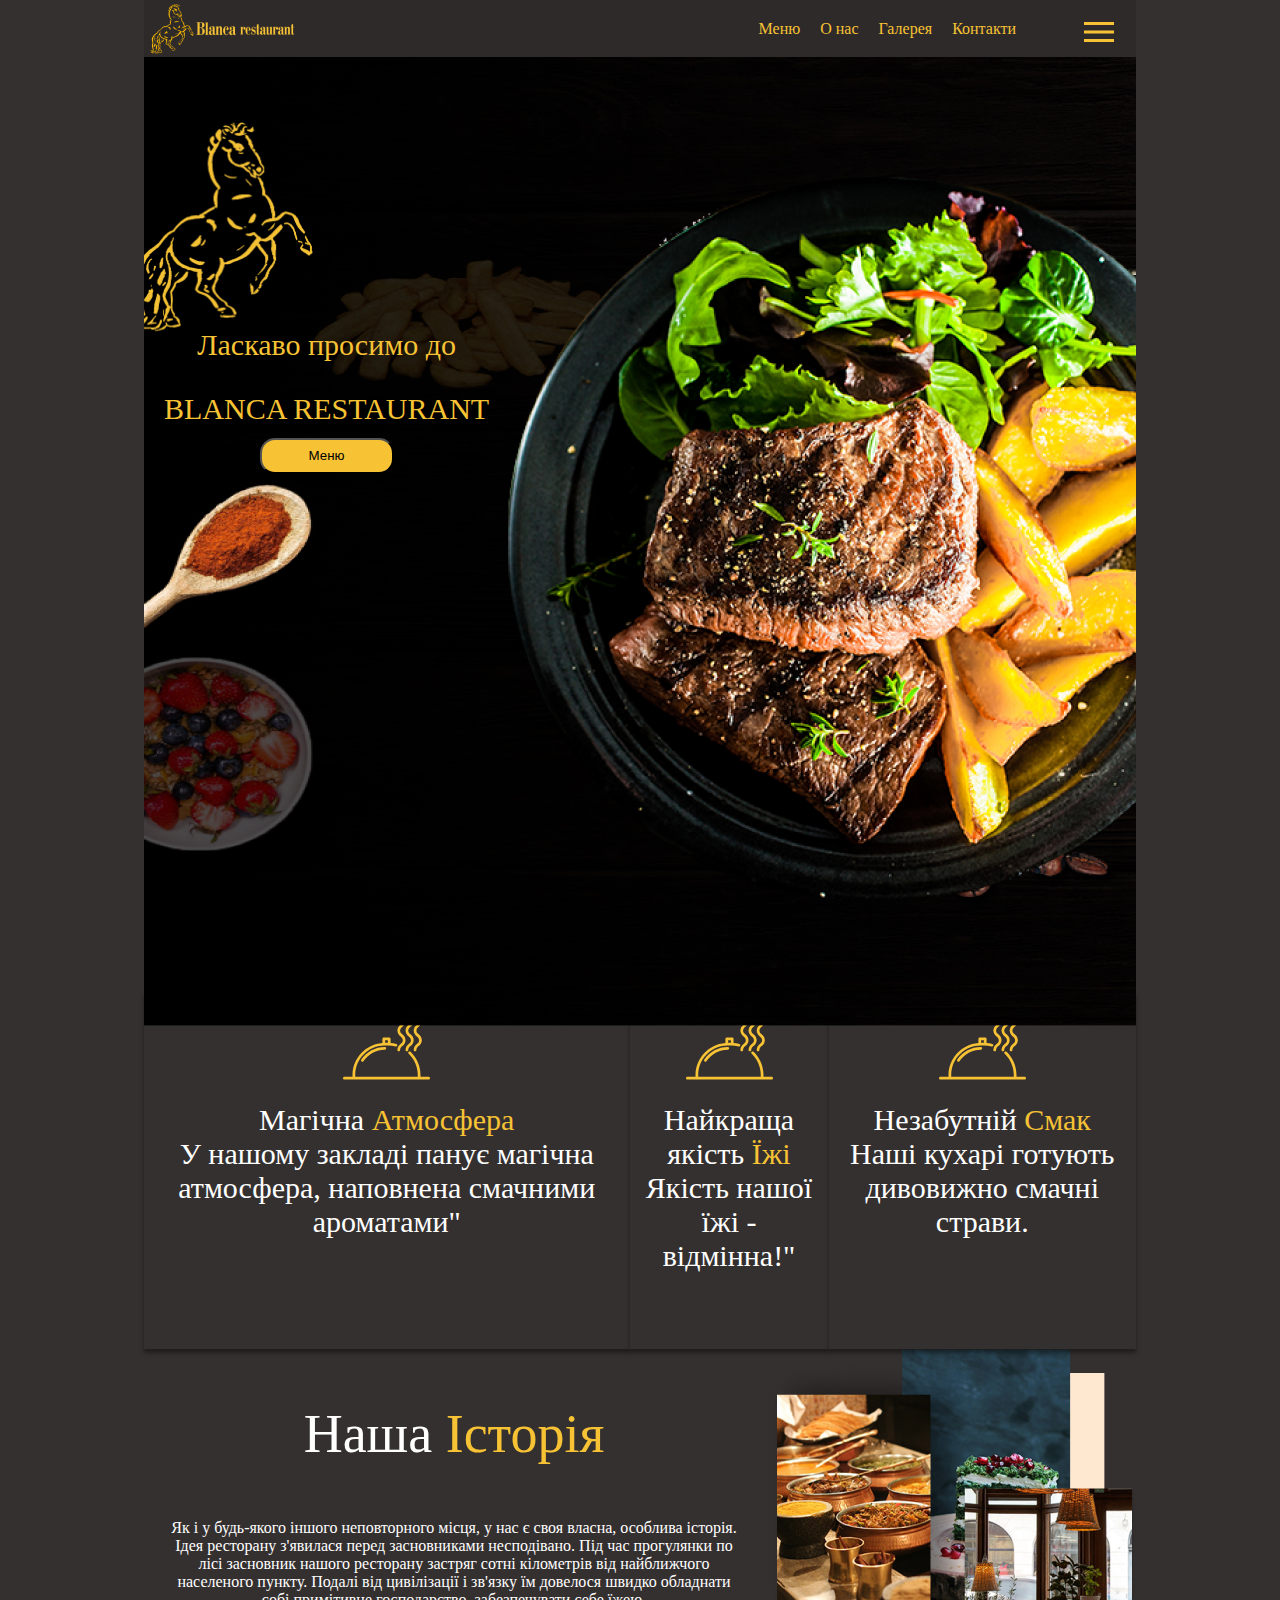
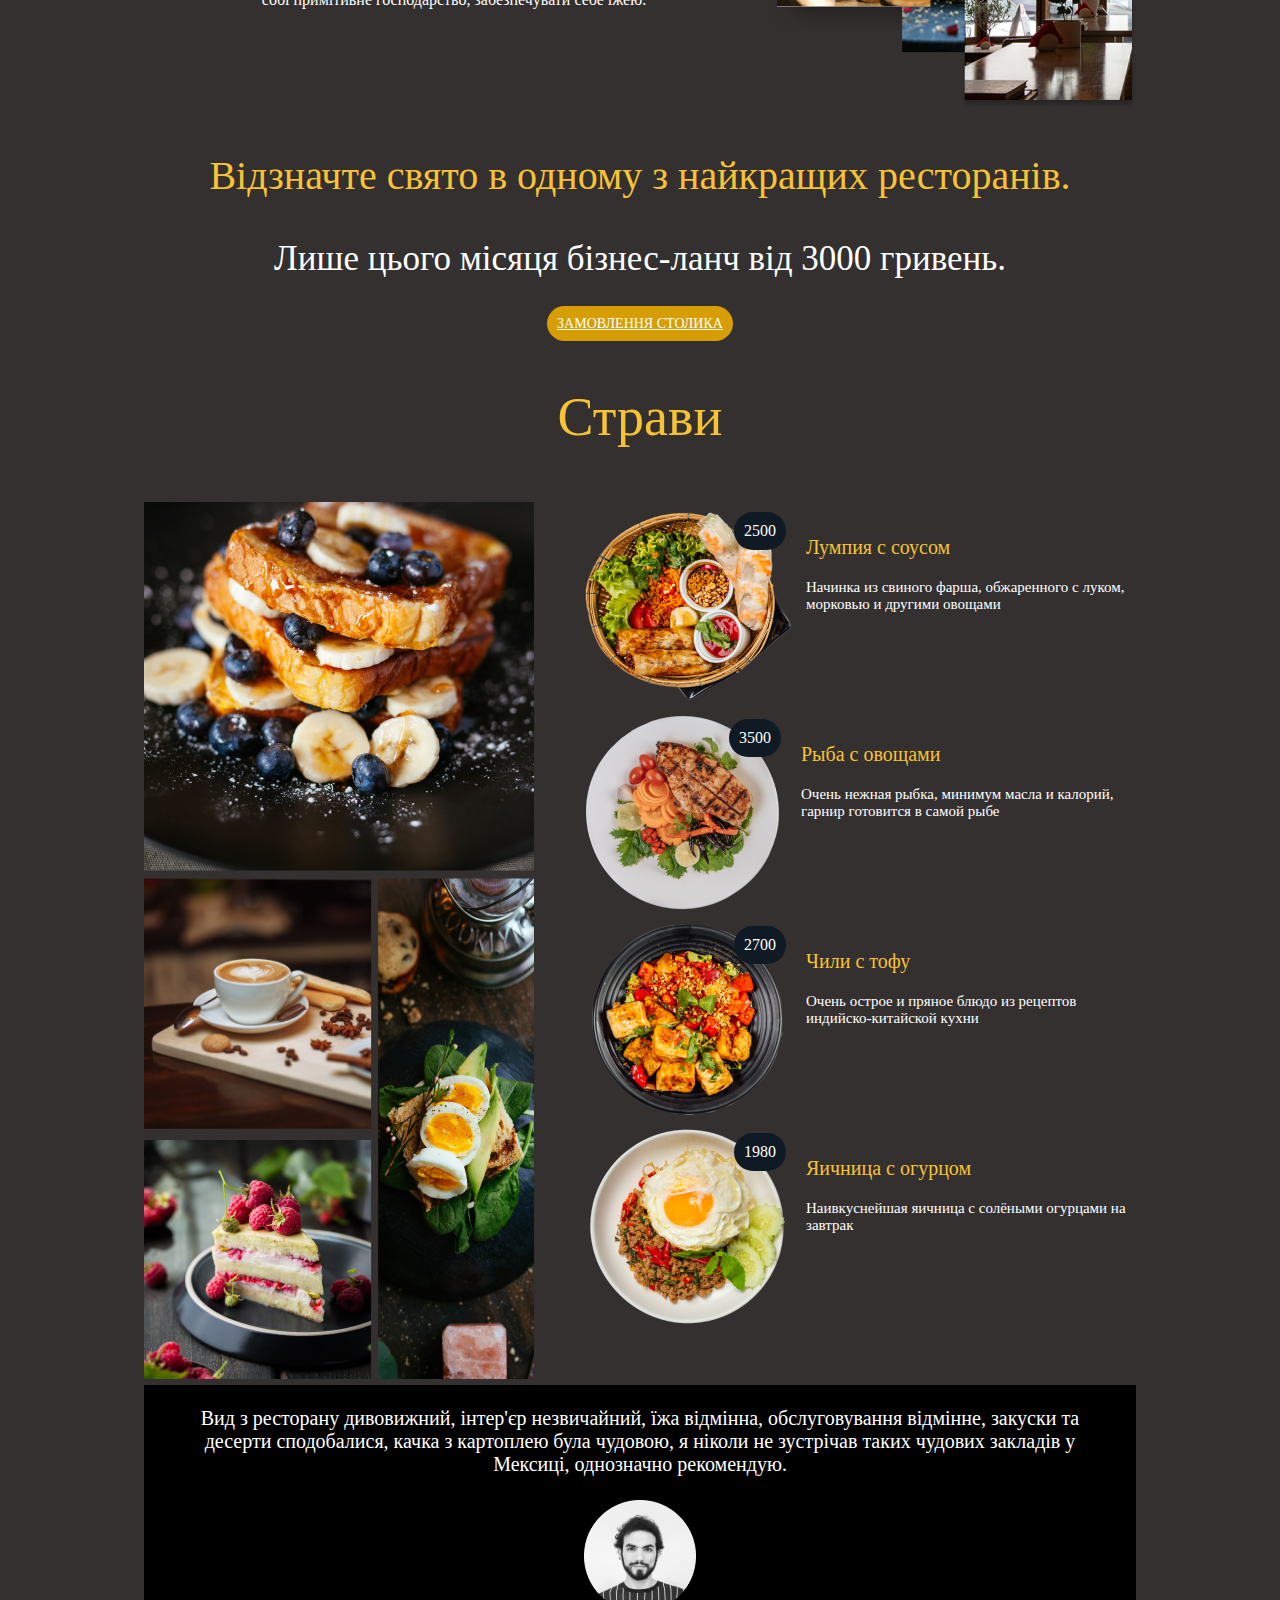
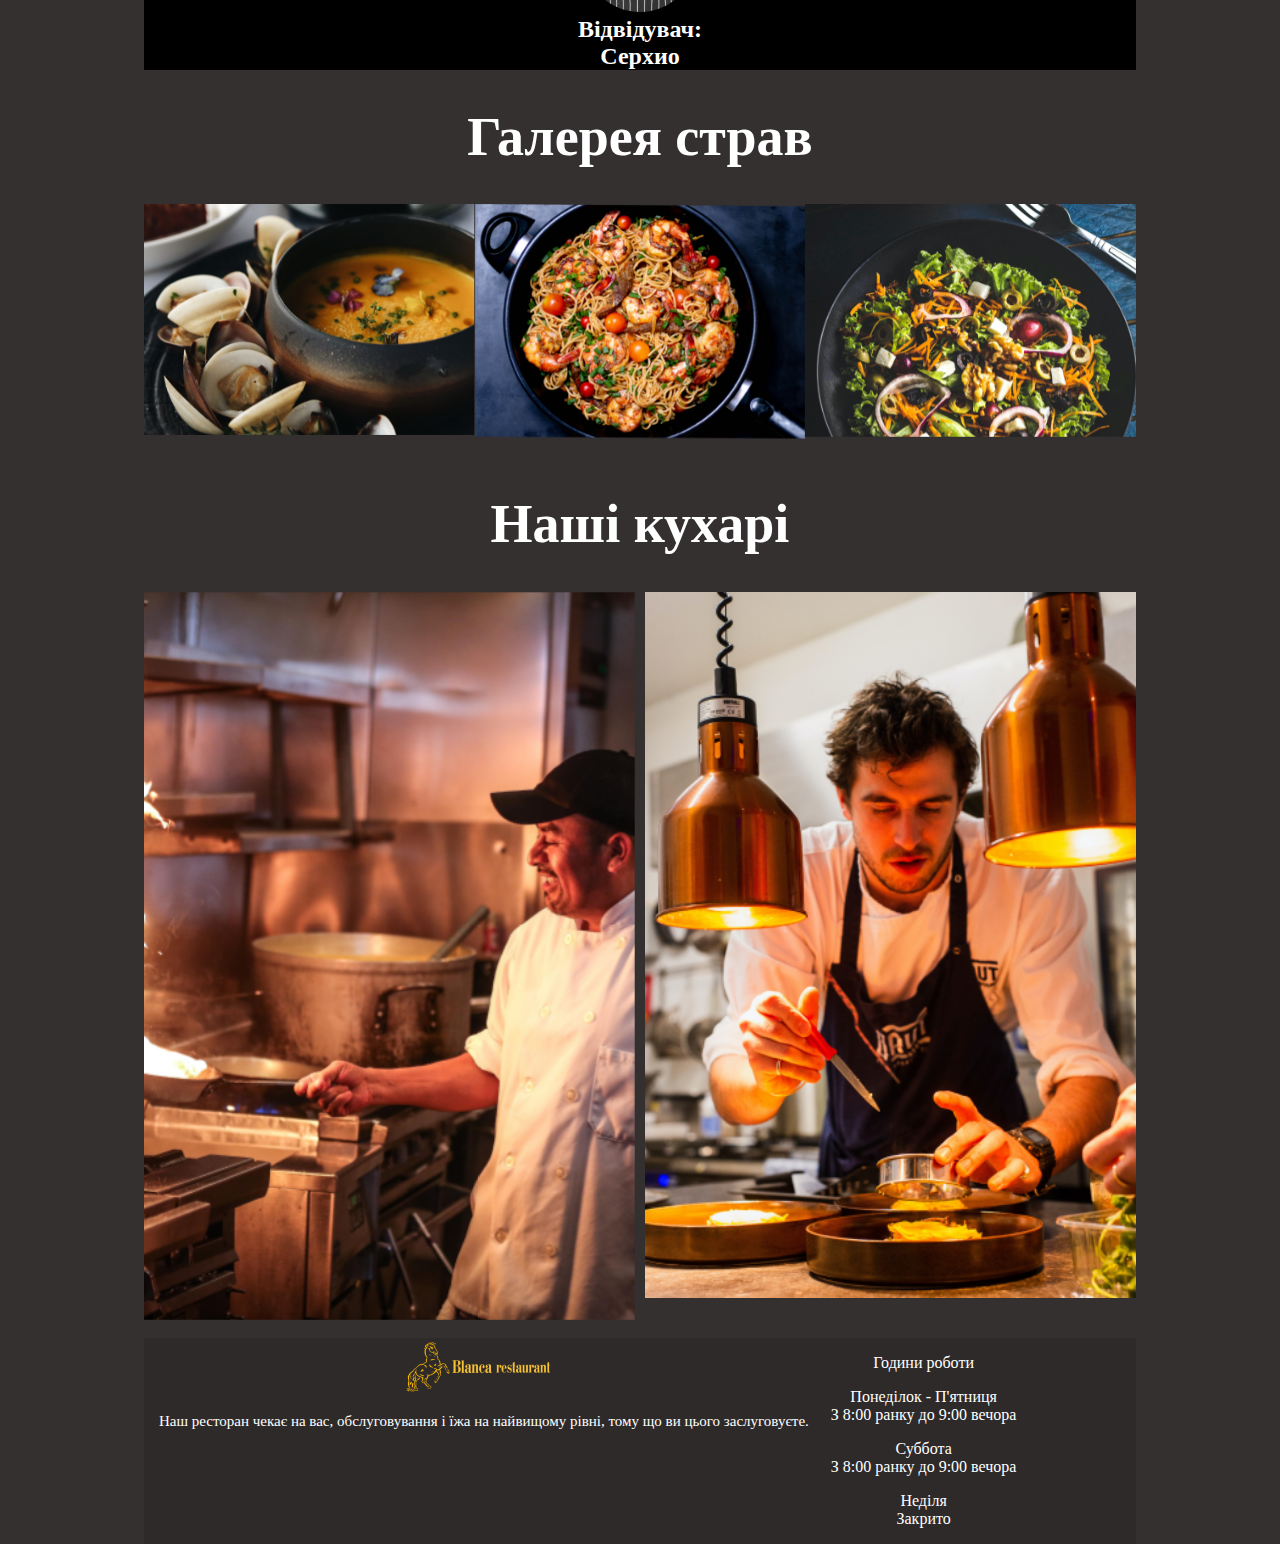
<file: index.html>
<!DOCTYPE html>
<html lang="en">
  <head>
    <meta charset="UTF-8" />
    <meta name="viewport" content="width=device-width, initial-scale=1.0" />
    <title>Restaurant</title>

    <link
      rel="stylesheet"
      href="./OwlCarousel2-2.3.4/docs/assets/owlcarousel/assets/owl.carousel.min.css"
    />

    <link rel="stylesheet" type="text/css" href="./css/styles.css" />
    <link rel="stylesheet" type="text/css" href="./css/desktop-styles.css" />

    <script src="./js/jquery-3.7.1.min.js"></script>
    <script src="./OwlCarousel2-2.3.4/docs/assets/owlcarousel/owl.carousel.min.js"></script>
    <script src="./js/script.js" defer></script>
    <script src="./js/showReview.js" defer></script>
  </head>
  <body>
    <header>
      <img src="./Images/logo.png" alt="" />
      <div class="header-container">
        <a href="./index.html">Меню</a>
        <a href="#">О нас</a>
        <a href="#">Галерея</a>
        <a href="./map_contact.html">Контакти</a>
      </div>
      <div class="menu_button">
        <div class="menu_button_line"></div>
        <div class="menu_button_line"></div>
        <div class="menu_button_line"></div>
      </div>
    </header>

    <div class="top_content">
      <div class="welcome">
        <div class="welcome_text">
          <img src="./Images/Rectangle_38.png" alt="" class="horse_logo" />

          <p class="welcom_text">Ласкаво просимо до</p>
          <p class="welcom_text_name">BLANCA RESTAURANT</p>
          <div class="menu_container">
            <button class="button_menu">Меню</button>
            <div class="menu">
              <button id="food">Їжа</button>
              <button id="drinks">Напої</button>
              <button id="dessert">Десерти</button>
            </div>
          </div>
        </div>
        <div class="dishLogo">
          <img src="./Images/Rectangle_33.png" alt="" />
        </div>
      </div>

      <div class="advantages">
        <div>
          <img src="./Images/Mask Group.svg" alt="" />
          <p>
            Магічна <span class="yellow">Атмосфера</span><br />
            У нашому закладі панує магічна атмосфера, наповнена смачними
            ароматами"
          </p>
        </div>
        <div>
          <img src="./Images/Mask Group.svg" alt="" />
          <p>
            Найкраща якість <span class="yellow">Їжі</span><br />
            Якість нашої їжі - відмінна!"
          </p>
        </div>
        <div>
          <img src="./Images/Mask Group.svg" alt="" />
          <p>
            Незабутній <span class="yellow">Смак</span><br />
            Наші кухарі готують дивовижно смачні страви.
          </p>
        </div>
      </div>
    </div>

    <div class="story">
      <div>
        <p class="story_title">Наша <span class="yellow">Історія</span></p>
        <p class="story_text">
          Як і у будь-якого іншого неповторного місця, у нас є своя власна,
          особлива історія. Ідея ресторану з'явилася перед засновниками
          несподівано. Під час прогулянки по лісі засновник нашого ресторану
          застряг сотні кілометрів від найближчого населеного пункту. Подалі від
          цивілізації і зв'язку їм довелося швидко обладнати собі примітивне
          господарство, забезпечувати себе їжею.
        </p>
      </div>
      <div><img src="./Images/images.png" alt="" /></div>
    </div>
    <div class="order">
      <div class="orderText">
        <p class="orderTextYellow">
          Відзначте свято в одному з найкращих ресторанів.
        </p>
        <p class="orderTextWhite">
          Лише цього місяця бізнес-ланч від 3000 гривень.
        </p>
      </div>
      <!-- <div><button class="orderButton">ЗАМОВЛЕННЯ СТОЛИКА</button></div> -->
      <div>
        <a href="./wishListPage.html" class="orderButton">ЗАМОВЛЕННЯ СТОЛИКА</a>
      </div>
    </div>

    <div class="dishes">
      <p class="dishesTitle">Страви</p>
      <div class="dishFoto">
        <div><img src="./Images/Group2.png" alt="" /></div>
        <div class="dishesMenu">
          <!-- <div class="dishBox">
          <div class="dishFhoto"><img src="./Images/dish-1 1.png" alt=""><div class="dishPrice">2500</div></div>
          <div class="dishText">
            <p class="dishTitle">Лумпия с соусом</p>
            <p>Начинка из свиного фарша, обжаренного с луком, морковью и другими овощами</p>
          </div> -->
        </div>
      </div>

      <!-- --------------------отзиви-------------------------- -->
      <!-- <div class="reviews"> -->
      <div class="review reviewsRemove">
        <p>
          Вид з ресторану дивовижний, інтер'єр незвичайний, їжа відмінна,
          обслуговування відмінне, закуски та десерти сподобалися, качка з
          картоплею була чудовою, я ніколи не зустрічав таких чудових закладів у
          Мексиці, однозначно рекомендую.
        </p>
        <img src="./Images/Ellipse.png" alt="" />
        <h2>Відвідувач:</h2>
        <h2>Серхио</h2>
      </div>
      <div class="review reviewsRemove">
        <p>
          Це звучить як чудова ідея! Я був радий би порекомендувати вам один із
          найкращих ресторанів у вашому місті або області, де ви зможете
          насолодитися вишуканими стравами та неперевершеним обслуговуванням. Що
          ви вважаєте, що це може бути чудова можливість відсвяткувати особливу
          подію або просто насолодитися вечерею в приємній компанії?
        </p>
        <img src="./Images/customer.png" alt="" />
        <h2>Відвідувач:</h2>
        <h2>Тарас</h2>
      </div>
      <div class="review reviewsRemove">
        <p>
          Заклад нас просто зачарував! Чудовий вид з ресторану, дивовижний
          інтер'єр, неймовірна їжа і відмінне обслуговування. Ми насолодилися
          кожним пригощанням, особливо вражаючими були закуски та десерти. Це
          справжній шматок раю, і я з радістю рекомендую цей заклад усім!
        </p>
        <img src="./Images/customerW.png" alt="" />
        <h2>Відвідувач:</h2>
        <h2>Марія</h2>
      </div>

      <!-- </div> -->

      <!-- --------------------------------------------------------------------------------------------------------------------------- -->

      <h1 class="story_title">Галерея страв</h1>
      <div class="owl-carousel owl_1">
        <div><img src="./Images/dish_1.png" alt="" /></div>
        <div><img src="./Images/dish_2.png" alt="" /></div>
        <div><img src="./Images/dish_3.png" alt="" /></div>
        <div><img src="./Images/dish_4.png" alt="" /></div>
        <div><img src="./Images/dish_5.png" alt="" /></div>
        <div><img src="./Images/dish_6.png" alt="" /></div>
      </div>

      <h1 class="story_title">Наші кухарі</h1>
      <div class="owl-carousel owl_2">
        <img src="./Images/cook_1.png" alt="" />
        <img src="./Images/cook_2.png" alt="" />
        <img src="./Images/cook_3.png" alt="" />
      </div>

      <!-- <div><img src="./Images/cook_4.png" alt="" /></div> -->

      <footer>
        <div>
          <img src="./Images/logo.png" alt="" />
          <p class="dishText text_center">
            Наш ресторан чекає на вас, обслуговування і їжа на найвищому рівні,
            тому що ви цього заслуговуєте.
          </p>
        </div>
        <div>
          <p class="story_text">Години роботи</p>
          <div>
            <p class="story_text">
              Понеділок - П'ятниця <br />З 8:00 ранку до 9:00 вечора
            </p>
          </div>
          <div>
            <p class="story_text">
              Суббота <br />
              З 8:00 ранку до 9:00 вечора
            </p>
          </div>
          <div>
            <p class="story_text">
              Неділя <br />
              Закрито
            </p>
          </div>
        </div>
      </footer>
    </div>
  </body>
</html>
</file>
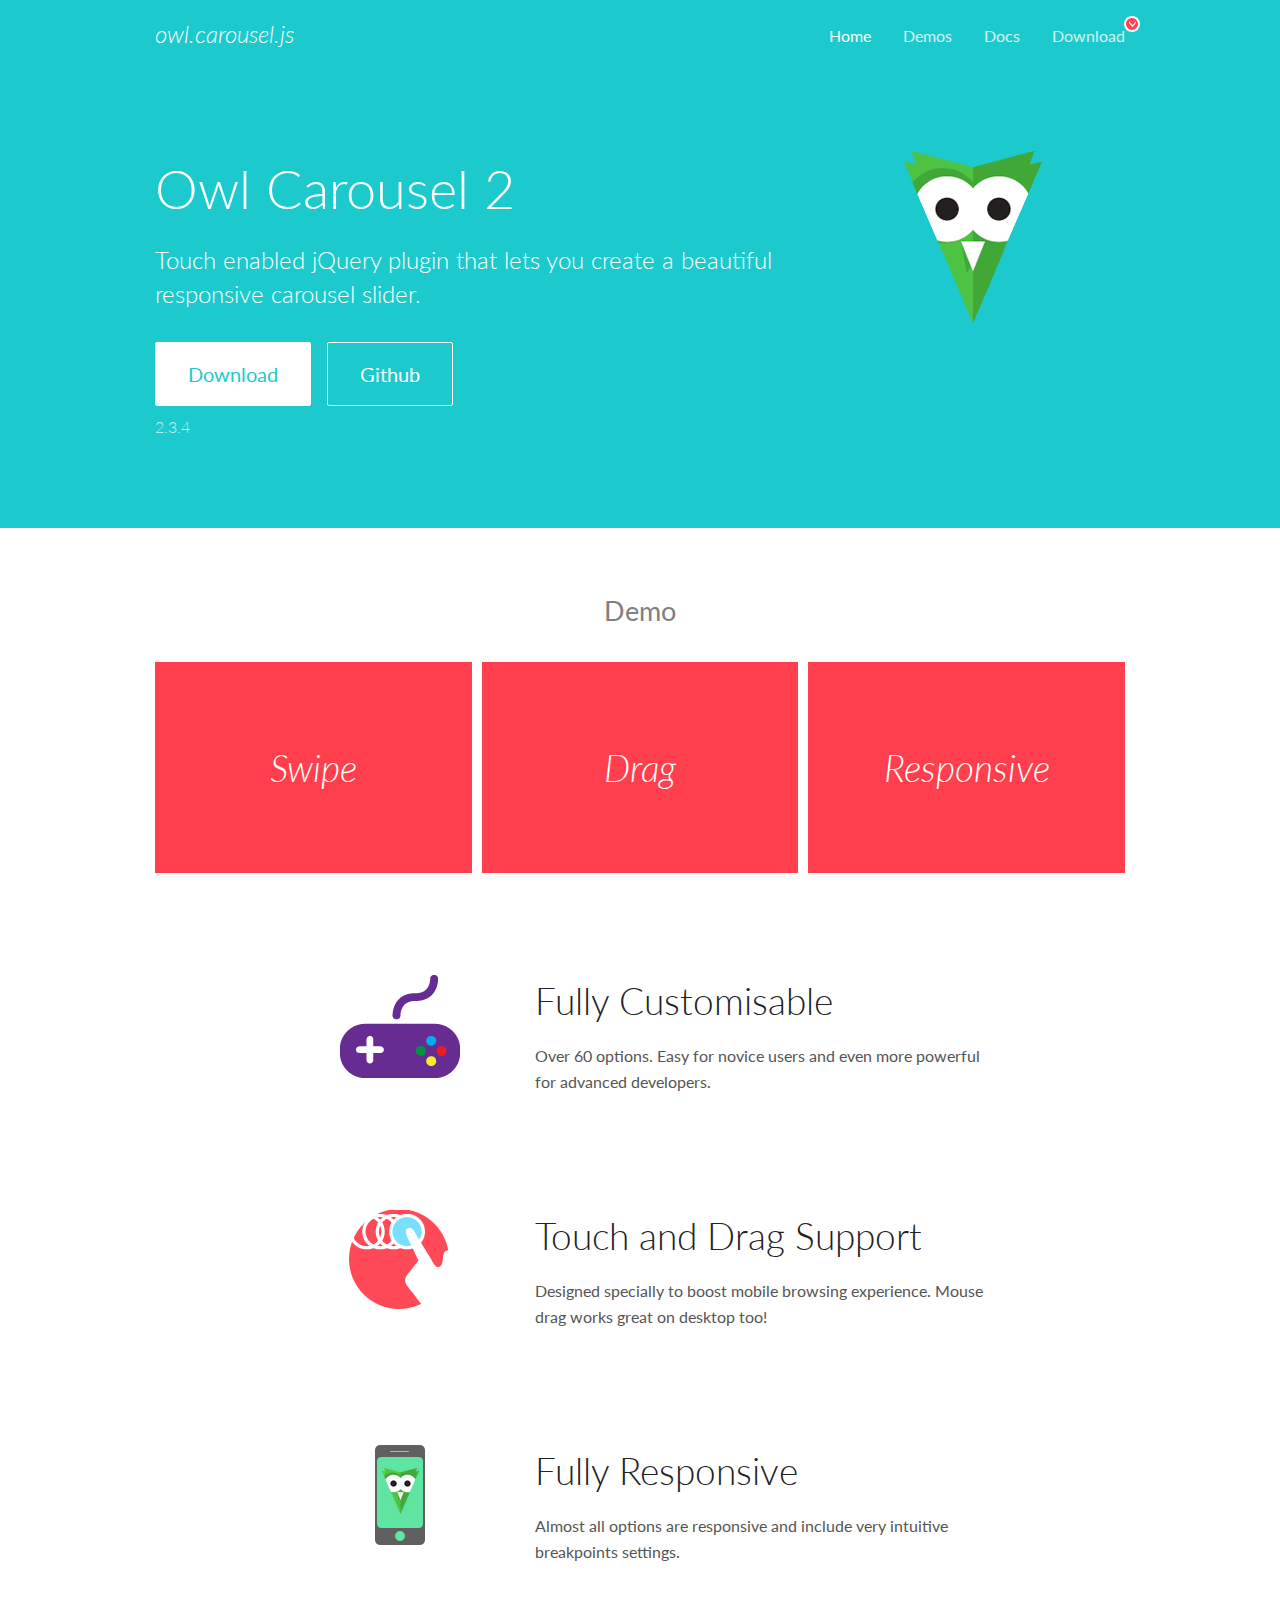
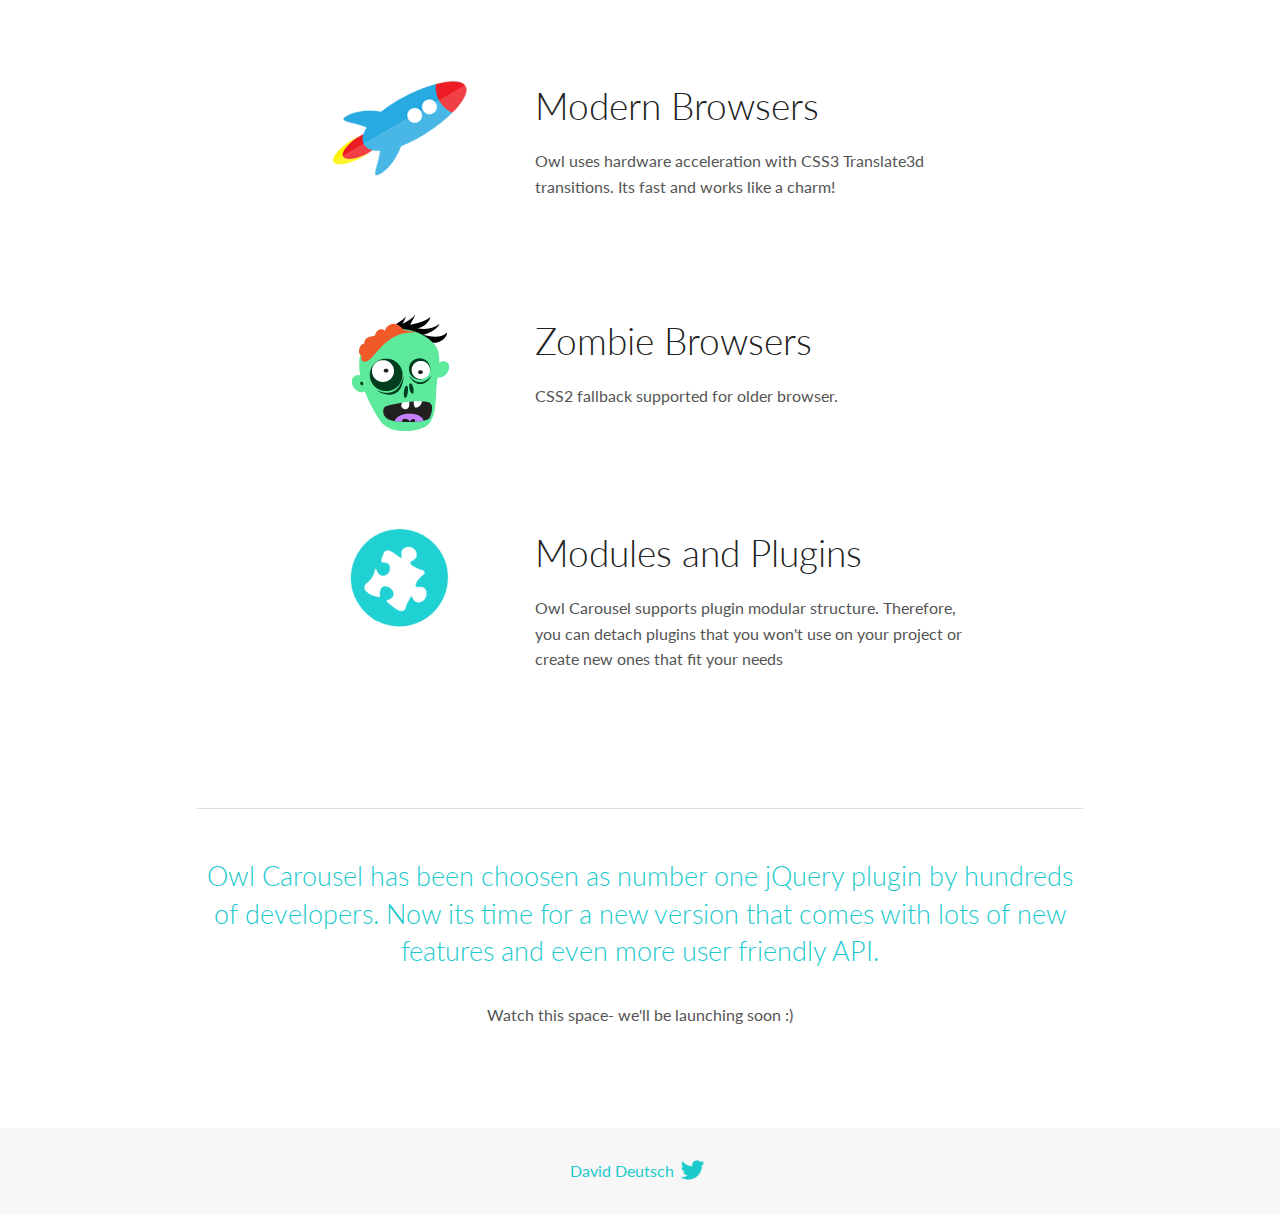
<file: OwlCarousel2-2.3.4/docs/index.html>
<!DOCTYPE html>
<html lang="en">
  <head>

    <!-- head -->
    <meta charset="utf-8">
    <meta name="msapplication-tap-highlight" content="no" />
    <meta name="viewport" content="width=device-width, initial-scale=1.0" />
    <meta name="description" content="Touch enabled jQuery plugin that lets you create beautiful responsive carousel slider.">
    <meta name="author" content="David Deutsch">
    <title>
      Home | Owl Carousel | 2.3.4
    </title>

    <!-- Stylesheets -->
    <link href='https://fonts.googleapis.com/css?family=Lato:300,400,700,400italic,300italic' rel='stylesheet' type='text/css'>
    <link rel="stylesheet" href="assets/css/docs.theme.min.css">

    <!-- Owl Stylesheets -->
    <link rel="stylesheet" href="assets/owlcarousel/assets/owl.carousel.min.css">
    <link rel="stylesheet" href="assets/owlcarousel/assets/owl.theme.default.min.css">

    <!-- HTML5 shim and Respond.js IE8 support of HTML5 elements and media queries -->

    <!--[if lt IE 9]>
      <script src="https://oss.maxcdn.com/libs/html5shiv/3.7.0/html5shiv.js"></script>
      <script src="https://oss.maxcdn.com/libs/respond.js/1.3.0/respond.min.js"></script>
    <![endif]-->

    <!-- Favicons -->
    <link rel="apple-touch-icon-precomposed" sizes="144x144" href="assets/ico/apple-touch-icon-144-precomposed.png">
    <link rel="shortcut icon" href="assets/ico/favicon.png">
    <link rel="shortcut icon" href="favicon.ico">

    <!-- Yeah i know js should not be in header. Its required for demos.-->

    <!-- javascript -->
    <script src="assets/vendors/jquery.min.js"></script>
    <script src="assets/owlcarousel/owl.carousel.js"></script>
  </head>
  <body>

    <!-- header -->
    <header class="header">
      <div class="row">
        <div class="large-12 columns">
          <div class="brand left">
            <h3>
              <a href="/OwlCarousel2/">owl.carousel.js</a> 
            </h3>
          </div>
          <a id="toggle-nav" class="right">
            <span></span> <span></span> <span></span> 
          </a> 
          <div class="nav-bar">
            <ul class="clearfix">
              <li class="active">
                <a href="/OwlCarousel2/index.html">Home</a> 
              </li>
              <li> <a href="/OwlCarousel2/demos/demos.html">Demos</a>  </li>
              <li> <a href="/OwlCarousel2/docs/started-welcome.html">Docs</a>  </li>
              <li>
                <a href="https://github.com/OwlCarousel2/OwlCarousel2/archive/2.3.4.zip">Download</a> 
                <span class="download"></span> 
              </li>
            </ul>
          </div>
        </div>
      </div>
    </header>

    <!-- home panel -->
    <section id="hero">
      <div class="row">
        <div class="large-8 medium-8 columns">
          <h1>Owl Carousel 2</h1>
          <h4>Touch enabled jQuery plugin that lets you create a beautiful responsive carousel slider.</h4>
          <a href="https://github.com/OwlCarousel2/OwlCarousel2/archive/2.3.4.zip" class="hero-button">Download</a> 
          <a href="https://github.com/OwlCarousel2/OwlCarousel2" class="hero-button outline">Github</a> 
          <p>2.3.4</p>
        </div>
        <div class="large-4 medium-4 columns">
          <img class="owl-logo" src="assets/img/owl-logo.png" alt="mr. Owl">
        </div>
      </div>
    </section>

    <!-- body -->
    <div class="home-demo">
      <div class="row">
        <div class="large-12 columns">
          <h3>Demo</h3>
          <div class="owl-carousel">
            <div class="item">
              <h2>Swipe</h2>
            </div>
            <div class="item">
              <h2>Drag</h2>
            </div>
            <div class="item">
              <h2>Responsive</h2>
            </div>
            <div class="item">
              <h2>CSS3</h2>
            </div>
            <div class="item">
              <h2>Fast</h2>
            </div>
            <div class="item">
              <h2>Easy</h2>
            </div>
            <div class="item">
              <h2>Free</h2>
            </div>
            <div class="item">
              <h2>Upgradable</h2>
            </div>
            <div class="item">
              <h2>Tons of options</h2>
            </div>
            <div class="item">
              <h2>Infinity</h2>
            </div>
            <div class="item">
              <h2>Auto Width</h2>
            </div>
          </div>
        </div>
      </div>
    </div>
    <script>
      var owl = $('.owl-carousel');
      owl.owlCarousel({
        margin: 10,
        loop: true,
        responsive: {
          0: {
            items: 1
          },
          600: {
            items: 2
          },
          1000: {
            items: 3
          }
        }
      })
    </script>

    <!-- features -->
    <div id="features">
      <div class="row">
        <div class="small-12 medium-9 small-centered columns">
          <section class="row feature">
            <div class="medium-4 small-12 columns">
              <img src="assets/img/feature-options.png" alt="">
            </div>
            <div class="medium-8 small-12 columns">
              <h2>Fully Customisable</h2>
              <p>Over 60 options. Easy for novice users and even more powerful for advanced developers.</p>
            </div>
          </section>
          <section class="row feature">
            <div class="medium-4 small-12 columns">
              <img src="assets/img/feature-drag.png" alt="">
            </div>
            <div class="medium-8 small-12 columns">
              <h2>Touch and Drag Support</h2>
              <p>Designed specially to boost mobile browsing experience. Mouse drag works great on desktop too!</p>
            </div>
          </section>
          <section class="row feature">
            <div class="medium-4 small-12 columns">
              <img src="assets/img/feature-responsive.png" alt="">
            </div>
            <div class="medium-8 small-12 columns">
              <h2>Fully Responsive</h2>
              <p>Almost all options are responsive and include very intuitive breakpoints settings.</p>
            </div>
          </section>
          <section class="row feature">
            <div class="medium-4 small-12 columns">
              <img src="assets/img/feature-modern.png" alt="">
            </div>
            <div class="medium-8 small-12 columns">
              <h2>Modern Browsers</h2>
              <p>Owl uses hardware acceleration with CSS3 Translate3d transitions. Its fast and works like a charm! </p>
            </div>
          </section>
          <section class="row feature">
            <div class="medium-4 small-12 columns">
              <img src="assets/img/feature-zombie.png" alt="">
            </div>
            <div class="medium-8 small-12 columns">
              <h2>Zombie Browsers</h2>
              <p>CSS2 fallback supported for older browser.</p>
            </div>
          </section>
          <section class="row feature">
            <div class="medium-4 small-12 columns">
              <img src="assets/img/feature-module.png" alt="">
            </div>
            <div class="medium-8 small-12 columns">
              <h2>Modules and Plugins</h2>
              <p>Owl Carousel supports plugin modular structure. Therefore, you can detach plugins that you won&#x27;t use on your project or create new ones that fit your needs</p>
            </div>
          </section>
        </div>
      </div>
    </div>

    <!-- footer -->
    <section id="teaser-text">
      <div class="row">
        <div class="small-12 medium-11 small-centered columns">
          <hr>
          <h3 id="owl-carousel-has-been-choosen-as-number-one-jquery-plugin-by-hundreds-of-developers-now-its-time-for-a-new-version-that-comes-with-lots-of-new-features-and-even-more-user-friendly-api-">Owl Carousel has been choosen as number one jQuery plugin by hundreds of developers. Now its time for a new version that comes with lots of new features and even more user friendly API.</h3>
          <p>Watch this space- we&#39;ll be launching soon :)</p>
        </div>
      </div>
    </section>

    <!-- footer -->
    <footer class="footer">
      <div class="row">
        <div class="large-12 columns">
          <h5>
            <a href="/OwlCarousel2/docs/support-contact.html">David Deutsch</a> 
            <a id="custom-tweet-button" href="https://twitter.com/share?url=https://github.com/OwlCarousel2/OwlCarousel2&text=Owl Carousel - This is so awesome! " target="_blank"></a> 
          </h5>
        </div>
      </div>
    </footer>

    <!-- vendors -->
    <script src="assets/vendors/highlight.js"></script>
    <script src="assets/js/app.js"></script>
  </body>
</html>
</file>
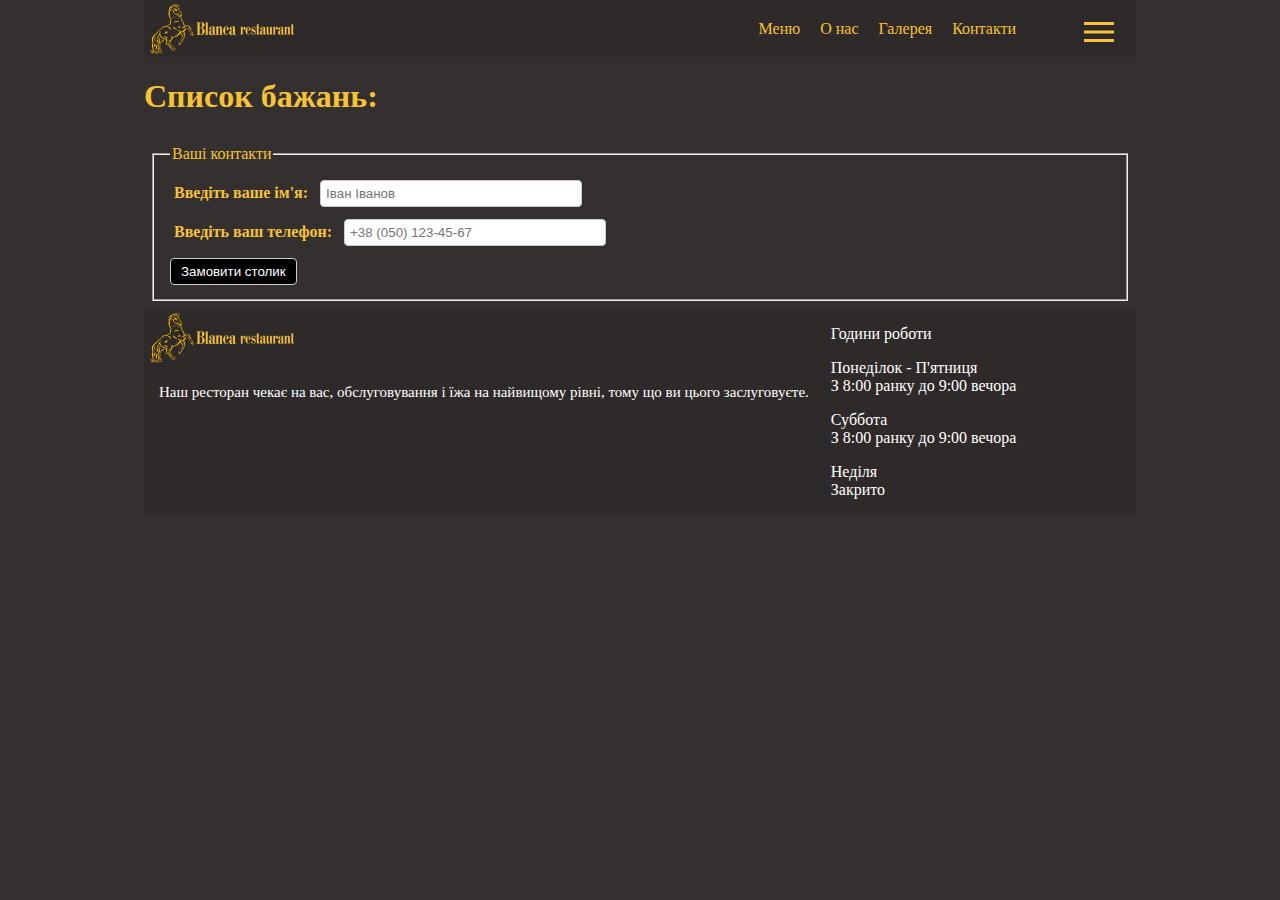
<file: wishListPage.html>
<!DOCTYPE html>
<html lang="en">
  <head>
    <meta charset="UTF-8" />
    <meta name="viewport" content="width=device-width, initial-scale=1.0" />
    <title>Список бажань</title>
    <link rel="stylesheet" type="text/css" href="./css/styles.css" />
    <link rel="stylesheet" type="text/css" href="./css/desktop-styles.css" />

    <script src="./js/jquery-3.7.1.min.js"></script>
    <script src="./OwlCarousel2-2.3.4/docs/assets/owlcarousel/owl.carousel.min.js"></script>
    <script src="./js/script.js" defer></script>
    <script src="./js/showReview.js" defer></script>
  </head>

  <style>
    .inputs-container {
      display: flex;
      flex-direction: column;
      gap: 10px;
      color: #f7c334;
    }

    .inputs-container * {
      margin: 4px;
    }

    label {
      font-weight: bold;
    }

    input {
      padding: 5px;
      border: 1px solid #ccc;
      border-radius: 4px;
      width: 250px;
    }

    input:focus {
      outline: none;
      border-color: #999;
    }

    button {
      padding: 5px 10px;
      border: 1px solid #ccc;
      border-radius: 4px;
      background-color: #000;
      color: #fff;
      cursor: pointer;
    }

    button:hover {
      background-color: #333;
    }
  </style>

  <script>
    document.addEventListener("DOMContentLoaded", function () {
      var wishDishMenu = document.querySelector(".wishDishMenu");
      var storedWishList = localStorage.getItem("wishList");
      var wishList = storedWishList ? JSON.parse(storedWishList) : [];

      function displayWishList() {
        wishDishMenu.innerHTML = "";

        wishList.forEach(function (dish, index) {
          wishDishMenu.innerHTML += `
        <div class="dishBox">
          <div class="dishFhoto">
            <img src="./Images/${dish.photo}" alt="${dish.name}">
            <div class="dishPrice">${dish.price}</div>
          </div>
          <div class="dishText">
            <p class="dishTitle">${dish.name}</p>
            ${dish.text}
          </div>
          <button class="RemoveWishList" data-index="${index}">Видалити зі списку бажань</button>
        </div>
      `;
        });
      }

      displayWishList();

      wishDishMenu.addEventListener("click", function (event) {
        if (event.target.classList.contains("RemoveWishList")) {
          var indexToRemove = event.target.getAttribute("data-index");
          wishList.splice(indexToRemove, 1);
          localStorage.setItem("wishList", JSON.stringify(wishList));
          displayWishList(); // Обновляем отображение списка
        }
      });
      document
        .getElementById("orderForm")
        .addEventListener("submit", function (event) {
          event.preventDefault(); // Предотвращаем стандартное поведение отправки формы
          // Далее можете добавить ваш код обработки формы, например, отправку данных на сервер
          // В данном случае я просто выведу сообщение в консоль
          alert("Замовлення відправлено! Ми вам передзвонимо.");
          // Дополнительный код, который вы хотите выполнить при отправке формы
        });
    });

    // ----------------------Добавления масива в ворму----------------------------
    document.getElementById("wishListInput").value = JSON.stringify(wishList);
  </script>

  <body>
    <header>
      <img src="./Images/logo.png" alt="" />
      <div class="header-container">
        <a href="./index.html">Меню</a>
        <a href="#">О нас</a>
        <a href="#">Галерея</a>
        <a href="./map_contact.html">Контакти</a>
      </div>
      <div class="menu_button">
        <div class="menu_button_line"></div>
        <div class="menu_button_line"></div>
        <div class="menu_button_line"></div>
      </div>
    </header>
    <h1 class="wishTitle">Список бажань:</h1>
    <div class="wishDishMenu"></div>

    <div class="inputs-container">
      <form id="orderForm" action="">
        <fieldset>
          <input type="hidden" name="wishList" id="wishListInput" />
          <legend>Ваші контакти</legend>
          <div>
            <label for="name">Введіть ваше ім'я:</label>
            <input
              type="text"
              id="name"
              name="name"
              placeholder="Іван Іванов"
            />
          </div>
          <div>
            <label for="phone">Введіть ваш телефон:</label>
            <input
              type="tel"
              id="phone"
              name="phone"
              placeholder="+38 (050) 123-45-67"
            />
          </div>

          <button type="submit">Замовити столик</button>
        </fieldset>
      </form>
    </div>

    <footer>
      <div>
        <img src="./Images/logo.png" alt="" />
        <p class="dishText text_center">
          Наш ресторан чекає на вас, обслуговування і їжа на найвищому рівні,
          тому що ви цього заслуговуєте.
        </p>
      </div>
      <div>
        <p class="story_text">Години роботи</p>
        <div>
          <p class="story_text">
            Понеділок - П'ятниця <br />З 8:00 ранку до 9:00 вечора
          </p>
        </div>
        <div>
          <p class="story_text">
            Суббота <br />
            З 8:00 ранку до 9:00 вечора
          </p>
        </div>
        <div>
          <p class="story_text">
            Неділя <br />
            Закрито
          </p>
        </div>
      </div>
    </footer>
  </body>
</html>
</file>
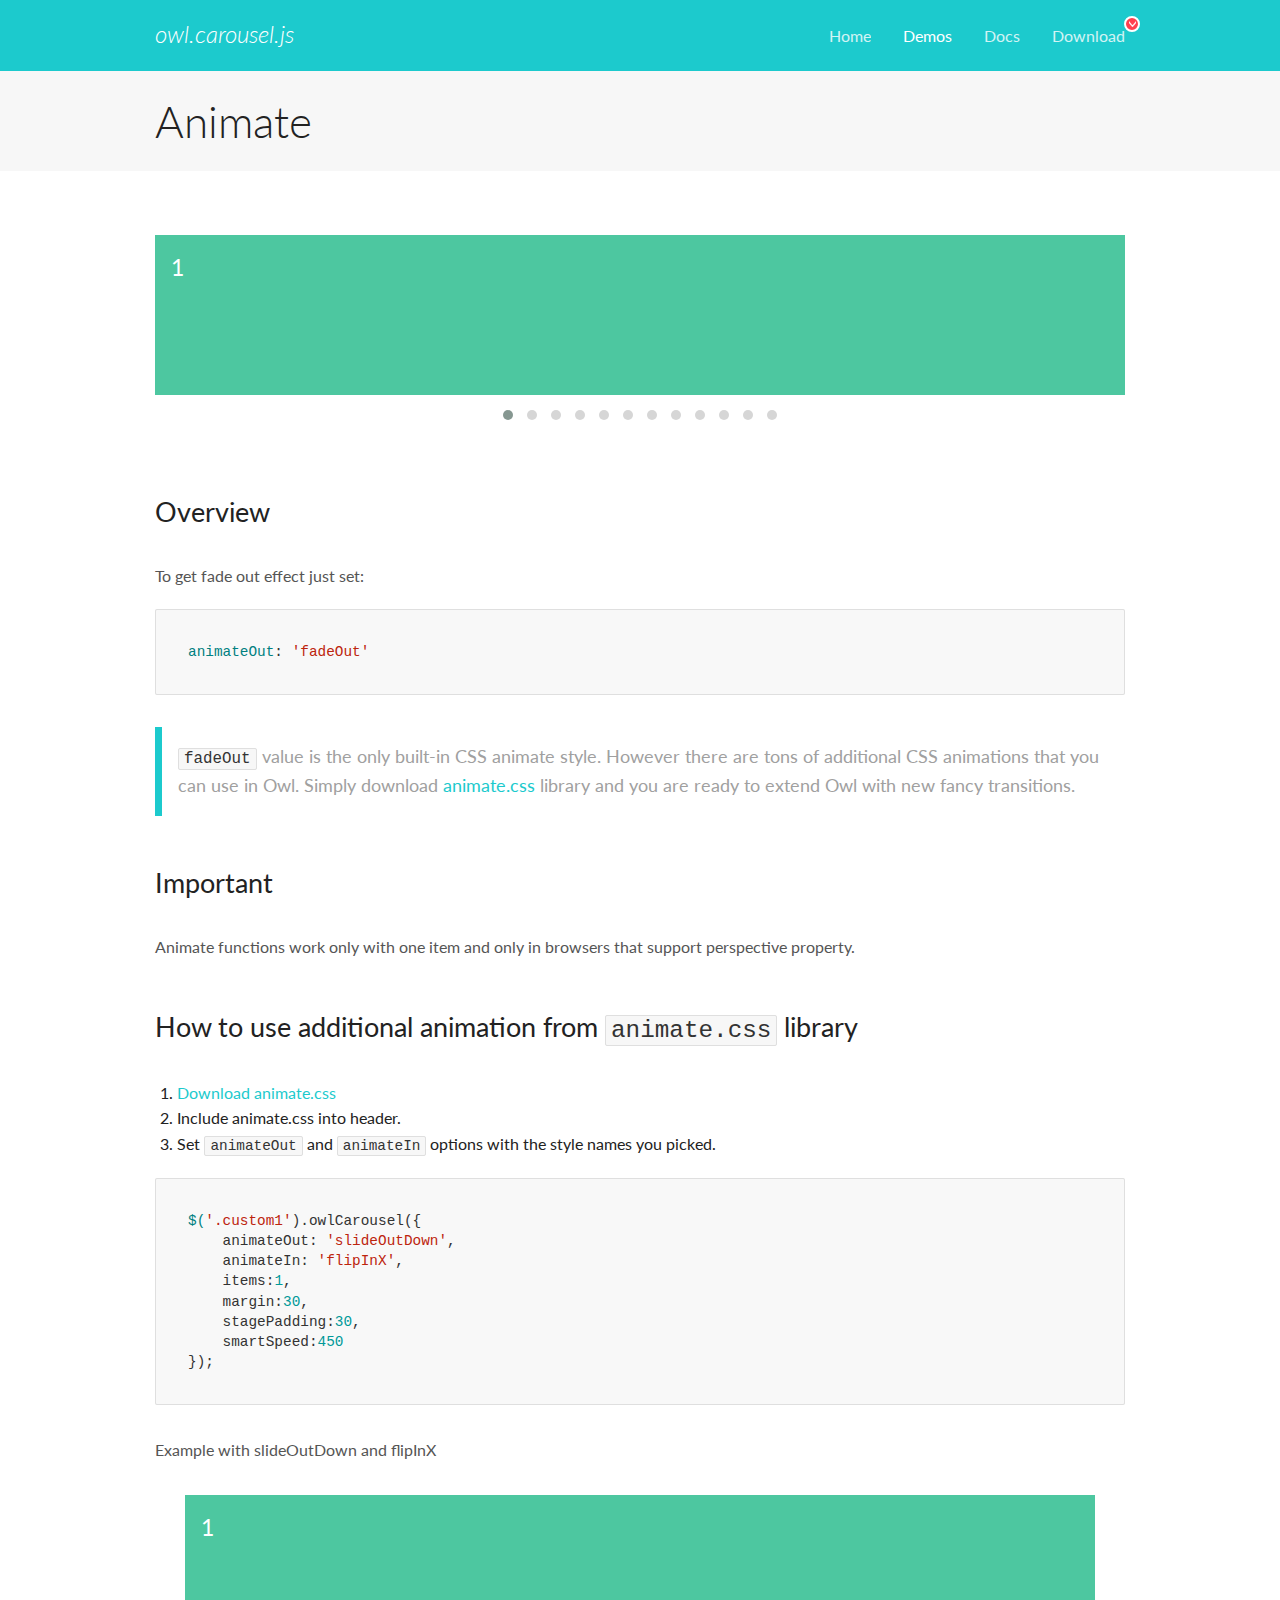
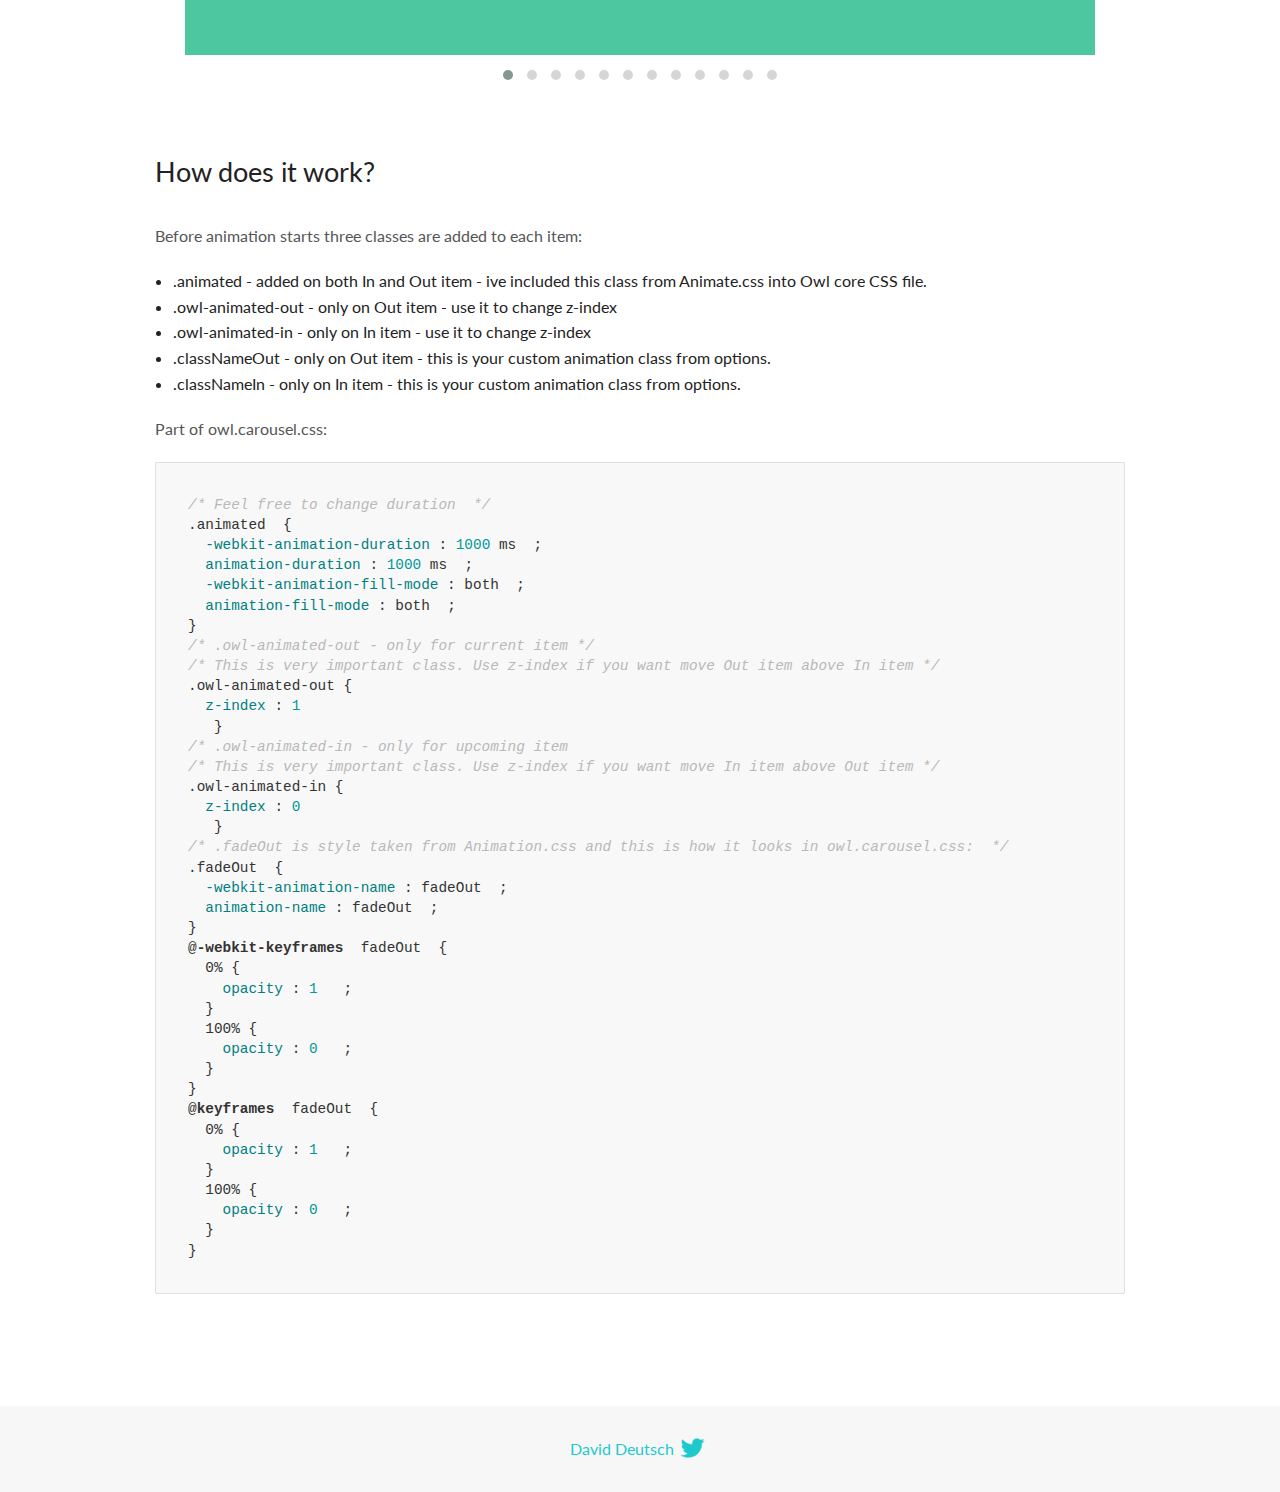
<file: OwlCarousel2-2.3.4/docs/demos/animate.html>
<!DOCTYPE html>
<html lang="en">
  <head>

    <!-- head -->
    <meta charset="utf-8">
    <meta name="msapplication-tap-highlight" content="no" />
    <meta name="viewport" content="width=device-width, initial-scale=1.0" />
    <meta name="description" content="Animate carousel">
    <meta name="author" content="David Deutsch">
    <title>
      Animate Demo | Owl Carousel | 2.3.4
    </title>

    <!-- Stylesheets -->
    <link href='https://fonts.googleapis.com/css?family=Lato:300,400,700,400italic,300italic' rel='stylesheet' type='text/css'>
    <link rel="stylesheet" href="../assets/css/docs.theme.min.css">

    <!-- Owl Stylesheets -->
    <link rel="stylesheet" href="../assets/owlcarousel/assets/owl.carousel.min.css">
    <link rel="stylesheet" href="../assets/owlcarousel/assets/owl.theme.default.min.css">

    <!-- HTML5 shim and Respond.js IE8 support of HTML5 elements and media queries -->

    <!--[if lt IE 9]>
      <script src="https://oss.maxcdn.com/libs/html5shiv/3.7.0/html5shiv.js"></script>
      <script src="https://oss.maxcdn.com/libs/respond.js/1.3.0/respond.min.js"></script>
    <![endif]-->

    <!-- Favicons -->
    <link rel="apple-touch-icon-precomposed" sizes="144x144" href="../assets/ico/apple-touch-icon-144-precomposed.png">
    <link rel="shortcut icon" href="../assets/ico/favicon.png">
    <link rel="shortcut icon" href="favicon.ico">

    <!-- Yeah i know js should not be in header. Its required for demos.-->

    <!-- javascript -->
    <script src="../assets/vendors/jquery.min.js"></script>
    <script src="../assets/owlcarousel/owl.carousel.js"></script>
  </head>
  <body>

    <!-- header -->
    <header class="header">
      <div class="row">
        <div class="large-12 columns">
          <div class="brand left">
            <h3>
              <a href="/OwlCarousel2/">owl.carousel.js</a> 
            </h3>
          </div>
          <a id="toggle-nav" class="right">
            <span></span> <span></span> <span></span> 
          </a> 
          <div class="nav-bar">
            <ul class="clearfix">
              <li> <a href="/OwlCarousel2/index.html">Home</a>  </li>
              <li class="active">
                <a href="/OwlCarousel2/demos/demos.html">Demos</a> 
              </li>
              <li> <a href="/OwlCarousel2/docs/started-welcome.html">Docs</a>  </li>
              <li>
                <a href="https://github.com/OwlCarousel2/OwlCarousel2/archive/2.3.4.zip">Download</a> 
                <span class="download"></span> 
              </li>
            </ul>
          </div>
        </div>
      </div>
    </header>

    <!-- title -->
    <section class="title">
      <div class="row">
        <div class="large-12 columns">
          <h1>Animate</h1>
        </div>
      </div>
    </section>

    <!--  Demos -->
    <section id="demos">
      <div class="row">
        <div class="large-12 columns">
          <div class="fadeOut owl-carousel owl-theme">
            <div class="item">
              <h4>1</h4>
            </div>
            <div class="item">
              <h4>2</h4>
            </div>
            <div class="item">
              <h4>3</h4>
            </div>
            <div class="item">
              <h4>4</h4>
            </div>
            <div class="item">
              <h4>5</h4>
            </div>
            <div class="item">
              <h4>6</h4>
            </div>
            <div class="item">
              <h4>7</h4>
            </div>
            <div class="item">
              <h4>8</h4>
            </div>
            <div class="item">
              <h4>9</h4>
            </div>
            <div class="item">
              <h4>10</h4>
            </div>
            <div class="item">
              <h4>11</h4>
            </div>
            <div class="item">
              <h4>12</h4>
            </div>
          </div>
          <h3 id="overview">Overview</h3>
          <p>To get fade out effect just set:</p>
          <pre><code>animateOut: &#39;fadeOut&#39;</code></pre>
          <blockquote>
            <p><code>fadeOut</code> value is the only built-in CSS animate style. However there are tons of additional CSS animations that you can use in Owl. Simply download
              <a href="https://daneden.github.io/animate.css/">animate.css</a>  library and you are ready to extend Owl with new fancy transitions.</p>
          </blockquote>
          <h3 id="important">Important</h3>
          <p>Animate functions work only with one item and only in browsers that support perspective property.</p>
          <h3 id="how-to-use-additional-animation-from-animate-css-library">How to use additional animation from <code>animate.css</code> library</h3>
          <ol>
            <li> <a href="https://daneden.github.io/animate.css/">Download animate.css</a>  </li>
            <li>Include animate.css into header.</li>
            <li>Set <code>animateOut</code> and <code>animateIn</code> options with the style names you picked.</li>
          </ol>
          <pre><code>$(&#39;.custom1&#39;).owlCarousel({
    animateOut: &#39;slideOutDown&#39;,
    animateIn: &#39;flipInX&#39;,
    items:1,
    margin:30,
    stagePadding:30,
    smartSpeed:450
});</code></pre>
          <p>Example with slideOutDown and flipInX</p>
          <div class="custom1 owl-carousel owl-theme">
            <div class="item">
              <h4>1</h4>
            </div>
            <div class="item">
              <h4>2</h4>
            </div>
            <div class="item">
              <h4>3</h4>
            </div>
            <div class="item">
              <h4>4</h4>
            </div>
            <div class="item">
              <h4>5</h4>
            </div>
            <div class="item">
              <h4>6</h4>
            </div>
            <div class="item">
              <h4>7</h4>
            </div>
            <div class="item">
              <h4>8</h4>
            </div>
            <div class="item">
              <h4>9</h4>
            </div>
            <div class="item">
              <h4>10</h4>
            </div>
            <div class="item">
              <h4>11</h4>
            </div>
            <div class="item">
              <h4>12</h4>
            </div>
          </div>
          <h3 id="how-does-it-work-">How does it work?</h3>
          <p>Before animation starts three classes are added to each item:</p>
          <ul>
            <li>.animated - added on both In and Out item - ive included this class from Animate.css into Owl core CSS file.</li>
            <li>.owl-animated-out - only on Out item - use it to change z-index</li>
            <li>.owl-animated-in - only on In item - use it to change z-index</li>
            <li>.classNameOut - only on Out item - this is your custom animation class from options.</li>
            <li>.classNameIn - only on In item - this is your custom animation class from options.</li>
          </ul>
          <p>Part of owl.carousel.css:</p>
          <pre><code class="language-css"><span class="comment">/* Feel free to change duration  */</span> 
<span class="class">.animated</span>  <span class="rules">{
  <span class="rule"><span class="attribute">-webkit-animation-duration</span> :<span class="value"> <span class="number">1000</span> ms</span> </span> ;
  <span class="rule"><span class="attribute">animation-duration</span> :<span class="value"> <span class="number">1000</span> ms</span> </span> ;
  <span class="rule"><span class="attribute">-webkit-animation-fill-mode</span> :<span class="value"> both</span> </span> ;
  <span class="rule"><span class="attribute">animation-fill-mode</span> :<span class="value"> both</span> </span> ;
<span class="rule">}</span> </span> 
<span class="comment">/* .owl-animated-out - only for current item */</span> 
<span class="comment">/* This is very important class. Use z-index if you want move Out item above In item */</span> 
<span class="class">.owl-animated-out</span> <span class="rules">{
  <span class="rule"><span class="attribute">z-index</span> :<span class="value"> <span class="number">1</span> 
</span> </span> </span> }
<span class="comment">/* .owl-animated-in - only for upcoming item
/* This is very important class. Use z-index if you want move In item above Out item */</span> 
<span class="class">.owl-animated-in</span> <span class="rules">{
  <span class="rule"><span class="attribute">z-index</span> :<span class="value"> <span class="number">0</span> 
</span> </span> </span> }
<span class="comment">/* .fadeOut is style taken from Animation.css and this is how it looks in owl.carousel.css:  */</span> 
<span class="class">.fadeOut</span>  <span class="rules">{
  <span class="rule"><span class="attribute">-webkit-animation-name</span> :<span class="value"> fadeOut</span> </span> ;
  <span class="rule"><span class="attribute">animation-name</span> :<span class="value"> fadeOut</span> </span> ;
<span class="rule">}</span> </span> 
<span class="at_rule">@<span class="keyword">-webkit-keyframes</span>  fadeOut </span> {
  0% <span class="rules">{
    <span class="rule"><span class="attribute">opacity</span> :<span class="value"> <span class="number">1</span> </span> </span> ;
  <span class="rule">}</span> </span> 
  100% <span class="rules">{
    <span class="rule"><span class="attribute">opacity</span> :<span class="value"> <span class="number">0</span> </span> </span> ;
  <span class="rule">}</span> </span> 
}
<span class="at_rule">@<span class="keyword">keyframes</span>  fadeOut </span> {
  0% <span class="rules">{
    <span class="rule"><span class="attribute">opacity</span> :<span class="value"> <span class="number">1</span> </span> </span> ;
  <span class="rule">}</span> </span> 
  100% <span class="rules">{
    <span class="rule"><span class="attribute">opacity</span> :<span class="value"> <span class="number">0</span> </span> </span> ;
  <span class="rule">}</span> </span> 
}</code></pre>
          <link rel="stylesheet" href="../assets/css/animate.css">
          <script>
            jQuery(document).ready(function($) {
              $('.fadeOut').owlCarousel({
                items: 1,
                animateOut: 'fadeOut',
                loop: true,
                margin: 10,
              });
              $('.custom1').owlCarousel({
                animateOut: 'slideOutDown',
                animateIn: 'flipInX',
                items: 1,
                margin: 30,
                stagePadding: 30,
                smartSpeed: 450
              });
            });
          </script>
        </div>
      </div>
    </section>

    <!-- footer -->
    <footer class="footer">
      <div class="row">
        <div class="large-12 columns">
          <h5>
            <a href="/OwlCarousel2/docs/support-contact.html">David Deutsch</a> 
            <a id="custom-tweet-button" href="https://twitter.com/share?url=https://github.com/OwlCarousel2/OwlCarousel2&text=Owl Carousel - This is so awesome! " target="_blank"></a> 
          </h5>
        </div>
      </div>
    </footer>

    <!-- vendors -->
    <script src="../assets/vendors/highlight.js"></script>
    <script src="../assets/js/app.js"></script>
  </body>
</html>
</file>
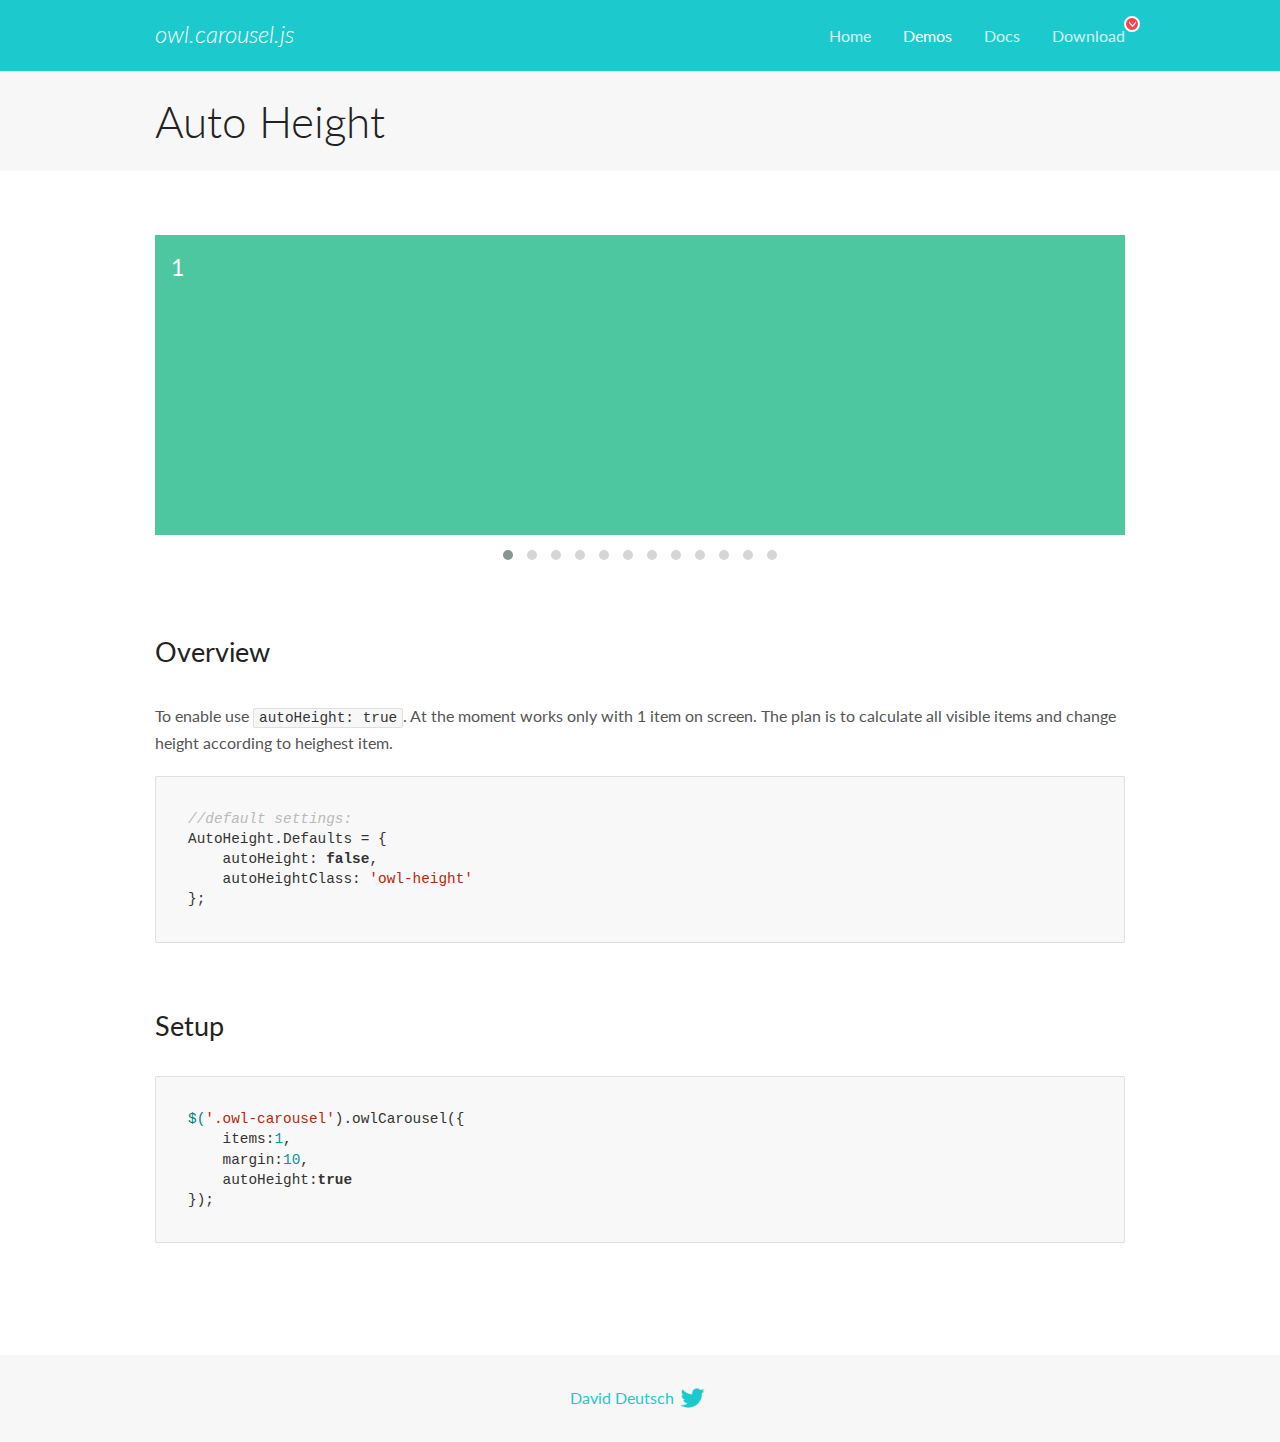
<file: OwlCarousel2-2.3.4/docs/demos/autoheight.html>
<!DOCTYPE html>
<html lang="en">
  <head>

    <!-- head -->
    <meta charset="utf-8">
    <meta name="msapplication-tap-highlight" content="no" />
    <meta name="viewport" content="width=device-width, initial-scale=1.0" />
    <meta name="description" content="autoHeight usage demo">
    <meta name="author" content="David Deutsch">
    <title>
      Auto Height Demo | Owl Carousel | 2.3.4
    </title>

    <!-- Stylesheets -->
    <link href='https://fonts.googleapis.com/css?family=Lato:300,400,700,400italic,300italic' rel='stylesheet' type='text/css'>
    <link rel="stylesheet" href="../assets/css/docs.theme.min.css">

    <!-- Owl Stylesheets -->
    <link rel="stylesheet" href="../assets/owlcarousel/assets/owl.carousel.min.css">
    <link rel="stylesheet" href="../assets/owlcarousel/assets/owl.theme.default.min.css">

    <!-- HTML5 shim and Respond.js IE8 support of HTML5 elements and media queries -->

    <!--[if lt IE 9]>
      <script src="https://oss.maxcdn.com/libs/html5shiv/3.7.0/html5shiv.js"></script>
      <script src="https://oss.maxcdn.com/libs/respond.js/1.3.0/respond.min.js"></script>
    <![endif]-->

    <!-- Favicons -->
    <link rel="apple-touch-icon-precomposed" sizes="144x144" href="../assets/ico/apple-touch-icon-144-precomposed.png">
    <link rel="shortcut icon" href="../assets/ico/favicon.png">
    <link rel="shortcut icon" href="favicon.ico">

    <!-- Yeah i know js should not be in header. Its required for demos.-->

    <!-- javascript -->
    <script src="../assets/vendors/jquery.min.js"></script>
    <script src="../assets/owlcarousel/owl.carousel.js"></script>
  </head>
  <body>

    <!-- header -->
    <header class="header">
      <div class="row">
        <div class="large-12 columns">
          <div class="brand left">
            <h3>
              <a href="/OwlCarousel2/">owl.carousel.js</a> 
            </h3>
          </div>
          <a id="toggle-nav" class="right">
            <span></span> <span></span> <span></span> 
          </a> 
          <div class="nav-bar">
            <ul class="clearfix">
              <li> <a href="/OwlCarousel2/index.html">Home</a>  </li>
              <li class="active">
                <a href="/OwlCarousel2/demos/demos.html">Demos</a> 
              </li>
              <li> <a href="/OwlCarousel2/docs/started-welcome.html">Docs</a>  </li>
              <li>
                <a href="https://github.com/OwlCarousel2/OwlCarousel2/archive/2.3.4.zip">Download</a> 
                <span class="download"></span> 
              </li>
            </ul>
          </div>
        </div>
      </div>
    </header>

    <!-- title -->
    <section class="title">
      <div class="row">
        <div class="large-12 columns">
          <h1>Auto Height</h1>
        </div>
      </div>
    </section>

    <!--  Demos -->
    <section id="demos">
      <div class="row">
        <div class="large-12 columns">
          <div class="owl-carousel owl-theme">
            <div class="item" style="height:300px">
              <h4>1</h4>
            </div>
            <div class="item" style="height:100px">
              <h4>2</h4>
            </div>
            <div class="item" style="height:500px">
              <h4>3</h4>
            </div>
            <div class="item" style="height:250px">
              <h4>4</h4>
            </div>
            <div class="item" style="height:400px">
              <h4>5</h4>
            </div>
            <div class="item" style="height:500px">
              <h4>6</h4>
            </div>
            <div class="item" style="height:600px">
              <h4>7</h4>
            </div>
            <div class="item" style="height:400px">
              <h4>8</h4>
            </div>
            <div class="item" style="height:300px">
              <h4>9</h4>
            </div>
            <div class="item" style="height:350px">
              <h4>10</h4>
            </div>
            <div class="item" style="height:200px">
              <h4>11</h4>
            </div>
            <div class="item" style="height:150px">
              <h4>12</h4>
            </div>
          </div>
          <h3 id="overview">Overview</h3>
          <p>To enable use <code>autoHeight: true</code>. At the moment works only with 1 item on screen. The plan is to calculate all visible items and change height according to heighest item.</p>
          <pre><code>//default settings:
AutoHeight.Defaults = {
    autoHeight: false,
    autoHeightClass: &#39;owl-height&#39;
};</code></pre>
          <h3 id="setup">Setup</h3>
          <pre><code>$(&#39;.owl-carousel&#39;).owlCarousel({
    items:1,
    margin:10,
    autoHeight:true
});</code></pre>
          <script>
            $(document).ready(function() {
              $('.owl-carousel').owlCarousel({
                items: 1,
                margin: 10,
                autoHeight: true
              });
            })
          </script>
        </div>
      </div>
    </section>

    <!-- footer -->
    <footer class="footer">
      <div class="row">
        <div class="large-12 columns">
          <h5>
            <a href="/OwlCarousel2/docs/support-contact.html">David Deutsch</a> 
            <a id="custom-tweet-button" href="https://twitter.com/share?url=https://github.com/OwlCarousel2/OwlCarousel2&text=Owl Carousel - This is so awesome! " target="_blank"></a> 
          </h5>
        </div>
      </div>
    </footer>

    <!-- vendors -->
    <script src="../assets/vendors/highlight.js"></script>
    <script src="../assets/js/app.js"></script>
  </body>
</html>
</file>
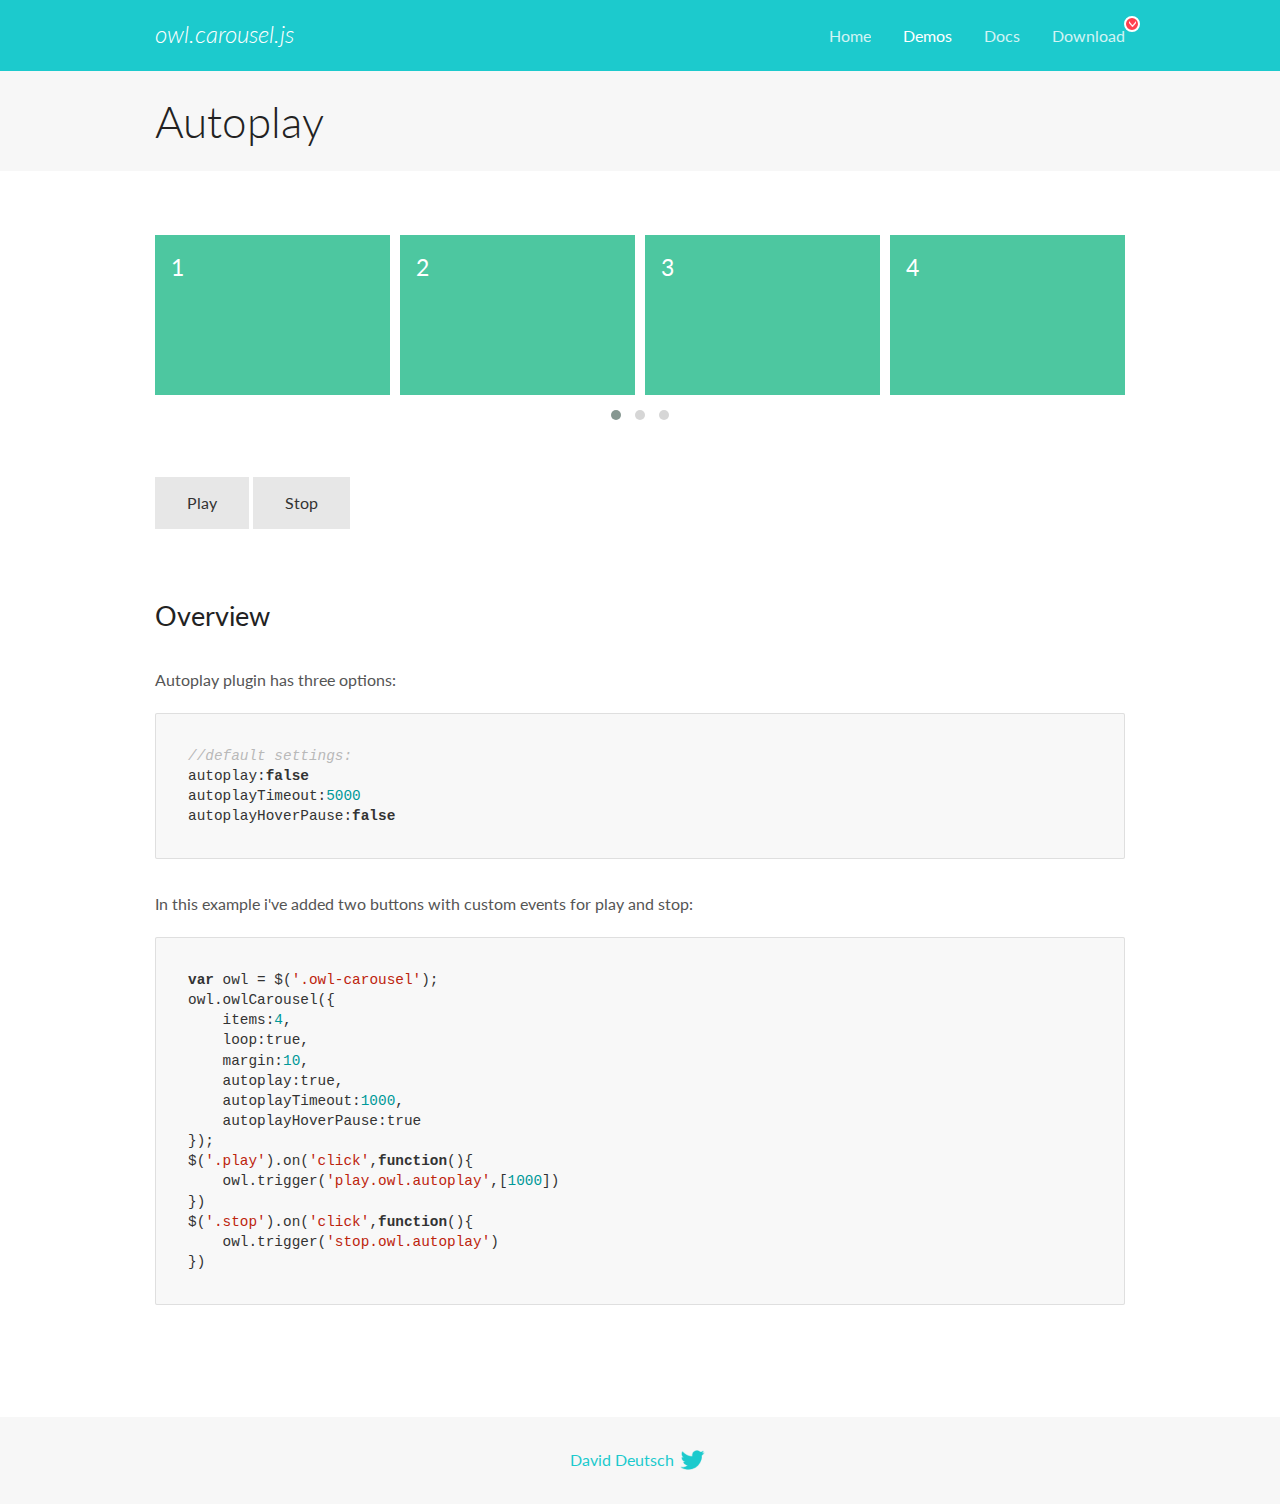
<file: OwlCarousel2-2.3.4/docs/demos/autoplay.html>
<!DOCTYPE html>
<html lang="en">
  <head>

    <!-- head -->
    <meta charset="utf-8">
    <meta name="msapplication-tap-highlight" content="no" />
    <meta name="viewport" content="width=device-width, initial-scale=1.0" />
    <meta name="description" content="Autoplay usage demo">
    <meta name="author" content="David Deutsch">
    <title>
      Autoplay Demo | Owl Carousel | 2.3.4
    </title>

    <!-- Stylesheets -->
    <link href='https://fonts.googleapis.com/css?family=Lato:300,400,700,400italic,300italic' rel='stylesheet' type='text/css'>
    <link rel="stylesheet" href="../assets/css/docs.theme.min.css">

    <!-- Owl Stylesheets -->
    <link rel="stylesheet" href="../assets/owlcarousel/assets/owl.carousel.min.css">
    <link rel="stylesheet" href="../assets/owlcarousel/assets/owl.theme.default.min.css">

    <!-- HTML5 shim and Respond.js IE8 support of HTML5 elements and media queries -->

    <!--[if lt IE 9]>
      <script src="https://oss.maxcdn.com/libs/html5shiv/3.7.0/html5shiv.js"></script>
      <script src="https://oss.maxcdn.com/libs/respond.js/1.3.0/respond.min.js"></script>
    <![endif]-->

    <!-- Favicons -->
    <link rel="apple-touch-icon-precomposed" sizes="144x144" href="../assets/ico/apple-touch-icon-144-precomposed.png">
    <link rel="shortcut icon" href="../assets/ico/favicon.png">
    <link rel="shortcut icon" href="favicon.ico">

    <!-- Yeah i know js should not be in header. Its required for demos.-->

    <!-- javascript -->
    <script src="../assets/vendors/jquery.min.js"></script>
    <script src="../assets/owlcarousel/owl.carousel.js"></script>
  </head>
  <body>

    <!-- header -->
    <header class="header">
      <div class="row">
        <div class="large-12 columns">
          <div class="brand left">
            <h3>
              <a href="/OwlCarousel2/">owl.carousel.js</a> 
            </h3>
          </div>
          <a id="toggle-nav" class="right">
            <span></span> <span></span> <span></span> 
          </a> 
          <div class="nav-bar">
            <ul class="clearfix">
              <li> <a href="/OwlCarousel2/index.html">Home</a>  </li>
              <li class="active">
                <a href="/OwlCarousel2/demos/demos.html">Demos</a> 
              </li>
              <li> <a href="/OwlCarousel2/docs/started-welcome.html">Docs</a>  </li>
              <li>
                <a href="https://github.com/OwlCarousel2/OwlCarousel2/archive/2.3.4.zip">Download</a> 
                <span class="download"></span> 
              </li>
            </ul>
          </div>
        </div>
      </div>
    </header>

    <!-- title -->
    <section class="title">
      <div class="row">
        <div class="large-12 columns">
          <h1>Autoplay</h1>
        </div>
      </div>
    </section>

    <!--  Demos -->
    <section id="demos">
      <div class="row">
        <div class="large-12 columns">
          <div class="owl-carousel owl-theme">
            <div class="item">
              <h4>1</h4>
            </div>
            <div class="item">
              <h4>2</h4>
            </div>
            <div class="item">
              <h4>3</h4>
            </div>
            <div class="item">
              <h4>4</h4>
            </div>
            <div class="item">
              <h4>5</h4>
            </div>
            <div class="item">
              <h4>6</h4>
            </div>
            <div class="item">
              <h4>7</h4>
            </div>
            <div class="item">
              <h4>8</h4>
            </div>
            <div class="item">
              <h4>9</h4>
            </div>
            <div class="item">
              <h4>10</h4>
            </div>
            <div class="item">
              <h4>11</h4>
            </div>
            <div class="item">
              <h4>12</h4>
            </div>
          </div>
          <a class="button secondary play">Play</a> 
          <a class="button secondary stop">Stop</a> 
          <h3 id="overview">Overview</h3>
          <p>Autoplay plugin has three options:</p>
          <pre><code>//default settings:
autoplay:false
autoplayTimeout:5000
autoplayHoverPause:false</code></pre>
          <p>In this example i&#39;ve added two buttons with custom events for play and stop:</p>
          <pre><code>var owl = $(&#39;.owl-carousel&#39;);
owl.owlCarousel({
    items:4,
    loop:true,
    margin:10,
    autoplay:true,
    autoplayTimeout:1000,
    autoplayHoverPause:true
});
$(&#39;.play&#39;).on(&#39;click&#39;,function(){
    owl.trigger(&#39;play.owl.autoplay&#39;,[1000])
})
$(&#39;.stop&#39;).on(&#39;click&#39;,function(){
    owl.trigger(&#39;stop.owl.autoplay&#39;)
})</code></pre>
          <script>
            $(document).ready(function() {
              var owl = $('.owl-carousel');
              owl.owlCarousel({
                items: 4,
                loop: true,
                margin: 10,
                autoplay: true,
                autoplayTimeout: 1000,
                autoplayHoverPause: true
              });
              $('.play').on('click', function() {
                owl.trigger('play.owl.autoplay', [1000])
              })
              $('.stop').on('click', function() {
                owl.trigger('stop.owl.autoplay')
              })
            })
          </script>
        </div>
      </div>
    </section>

    <!-- footer -->
    <footer class="footer">
      <div class="row">
        <div class="large-12 columns">
          <h5>
            <a href="/OwlCarousel2/docs/support-contact.html">David Deutsch</a> 
            <a id="custom-tweet-button" href="https://twitter.com/share?url=https://github.com/OwlCarousel2/OwlCarousel2&text=Owl Carousel - This is so awesome! " target="_blank"></a> 
          </h5>
        </div>
      </div>
    </footer>

    <!-- vendors -->
    <script src="../assets/vendors/highlight.js"></script>
    <script src="../assets/js/app.js"></script>
  </body>
</html>
</file>
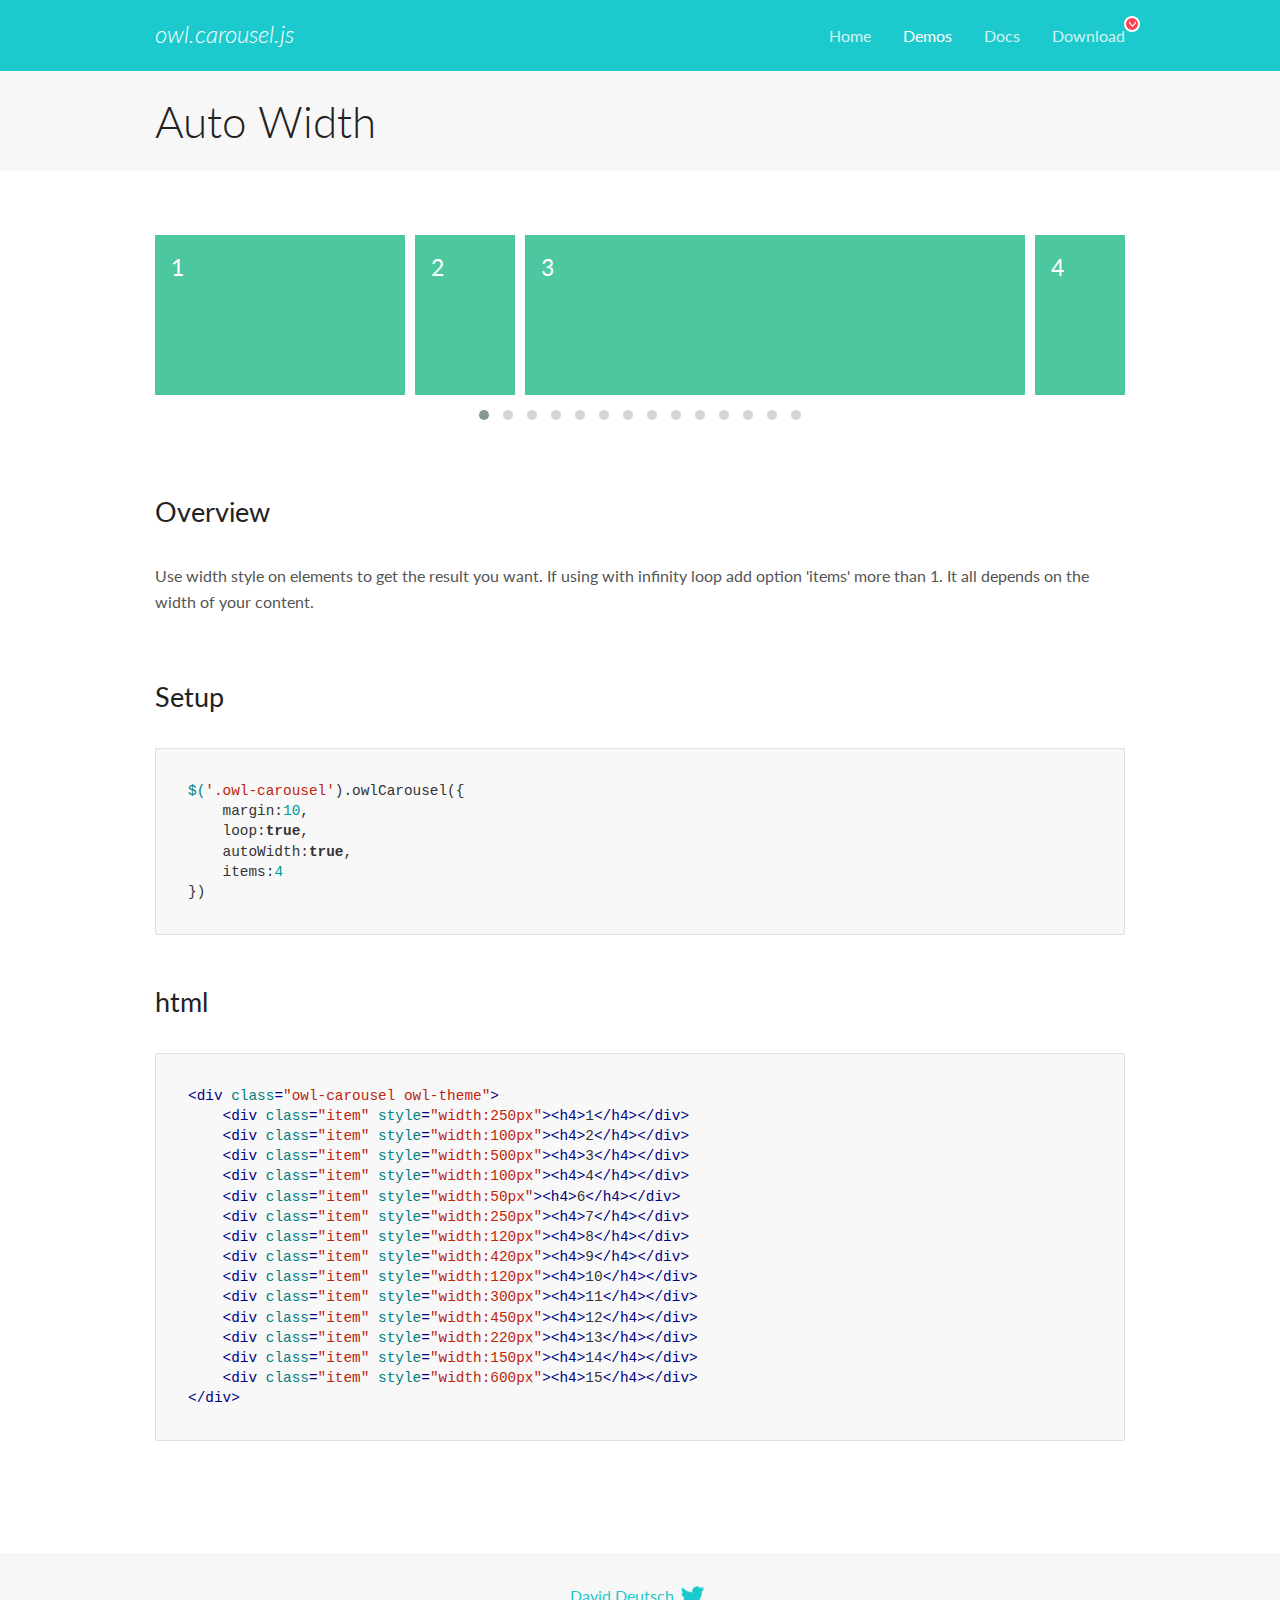
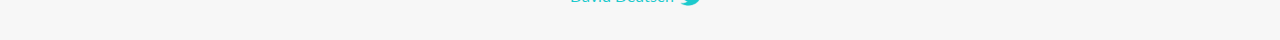
<file: OwlCarousel2-2.3.4/docs/demos/autowidth.html>
<!DOCTYPE html>
<html lang="en">
  <head>

    <!-- head -->
    <meta charset="utf-8">
    <meta name="msapplication-tap-highlight" content="no" />
    <meta name="viewport" content="width=device-width, initial-scale=1.0" />
    <meta name="description" content="Auto Width">
    <meta name="author" content="David Deutsch">
    <title>
      Auto Width Demo | Owl Carousel | 2.3.4
    </title>

    <!-- Stylesheets -->
    <link href='https://fonts.googleapis.com/css?family=Lato:300,400,700,400italic,300italic' rel='stylesheet' type='text/css'>
    <link rel="stylesheet" href="../assets/css/docs.theme.min.css">

    <!-- Owl Stylesheets -->
    <link rel="stylesheet" href="../assets/owlcarousel/assets/owl.carousel.min.css">
    <link rel="stylesheet" href="../assets/owlcarousel/assets/owl.theme.default.min.css">

    <!-- HTML5 shim and Respond.js IE8 support of HTML5 elements and media queries -->

    <!--[if lt IE 9]>
      <script src="https://oss.maxcdn.com/libs/html5shiv/3.7.0/html5shiv.js"></script>
      <script src="https://oss.maxcdn.com/libs/respond.js/1.3.0/respond.min.js"></script>
    <![endif]-->

    <!-- Favicons -->
    <link rel="apple-touch-icon-precomposed" sizes="144x144" href="../assets/ico/apple-touch-icon-144-precomposed.png">
    <link rel="shortcut icon" href="../assets/ico/favicon.png">
    <link rel="shortcut icon" href="favicon.ico">

    <!-- Yeah i know js should not be in header. Its required for demos.-->

    <!-- javascript -->
    <script src="../assets/vendors/jquery.min.js"></script>
    <script src="../assets/owlcarousel/owl.carousel.js"></script>
  </head>
  <body>

    <!-- header -->
    <header class="header">
      <div class="row">
        <div class="large-12 columns">
          <div class="brand left">
            <h3>
              <a href="/OwlCarousel2/">owl.carousel.js</a> 
            </h3>
          </div>
          <a id="toggle-nav" class="right">
            <span></span> <span></span> <span></span> 
          </a> 
          <div class="nav-bar">
            <ul class="clearfix">
              <li> <a href="/OwlCarousel2/index.html">Home</a>  </li>
              <li class="active">
                <a href="/OwlCarousel2/demos/demos.html">Demos</a> 
              </li>
              <li> <a href="/OwlCarousel2/docs/started-welcome.html">Docs</a>  </li>
              <li>
                <a href="https://github.com/OwlCarousel2/OwlCarousel2/archive/2.3.4.zip">Download</a> 
                <span class="download"></span> 
              </li>
            </ul>
          </div>
        </div>
      </div>
    </header>

    <!-- title -->
    <section class="title">
      <div class="row">
        <div class="large-12 columns">
          <h1>Auto Width</h1>
        </div>
      </div>
    </section>

    <!--  Demos -->
    <section id="demos">
      <div class="row">
        <div class="large-12 columns">
          <div class="owl-carousel owl-theme">
            <div class="item" style="width:250px">
              <h4>1</h4>
            </div>
            <div class="item" style="width:100px">
              <h4>2</h4>
            </div>
            <div class="item" style="width:500px">
              <h4>3</h4>
            </div>
            <div class="item" style="width:100px">
              <h4>4</h4>
            </div>
            <div class="item" style="width:50px">
              <h4>6</h4>
            </div>
            <div class="item" style="width:250px">
              <h4>7</h4>
            </div>
            <div class="item" style="width:120px">
              <h4>8</h4>
            </div>
            <div class="item" style="width:420px">
              <h4>9</h4>
            </div>
            <div class="item" style="width:120px">
              <h4>10</h4>
            </div>
            <div class="item" style="width:300px">
              <h4>11</h4>
            </div>
            <div class="item" style="width:450px">
              <h4>12</h4>
            </div>
            <div class="item" style="width:220px">
              <h4>13</h4>
            </div>
            <div class="item" style="width:150px">
              <h4>14</h4>
            </div>
            <div class="item" style="width:600px">
              <h4>15</h4>
            </div>
          </div>
          <h3 id="overview">Overview</h3>
          <p>Use width style on elements to get the result you want. If using with infinity loop add option &#39;items&#39; more than 1. It all depends on the width of your content.</p>
          <h3 id="setup">Setup</h3>
          <pre><code>$(&#39;.owl-carousel&#39;).owlCarousel({
    margin:10,
    loop:true,
    autoWidth:true,
    items:4
})</code></pre>
          <h3 id="html">html</h3>
          <pre><code>&lt;div class=&quot;owl-carousel owl-theme&quot;&gt;
    &lt;div class=&quot;item&quot; style=&quot;width:250px&quot;&gt;&lt;h4&gt;1&lt;/h4&gt;&lt;/div&gt;
    &lt;div class=&quot;item&quot; style=&quot;width:100px&quot;&gt;&lt;h4&gt;2&lt;/h4&gt;&lt;/div&gt;
    &lt;div class=&quot;item&quot; style=&quot;width:500px&quot;&gt;&lt;h4&gt;3&lt;/h4&gt;&lt;/div&gt;
    &lt;div class=&quot;item&quot; style=&quot;width:100px&quot;&gt;&lt;h4&gt;4&lt;/h4&gt;&lt;/div&gt;
    &lt;div class=&quot;item&quot; style=&quot;width:50px&quot;&gt;&lt;h4&gt;6&lt;/h4&gt;&lt;/div&gt;
    &lt;div class=&quot;item&quot; style=&quot;width:250px&quot;&gt;&lt;h4&gt;7&lt;/h4&gt;&lt;/div&gt;
    &lt;div class=&quot;item&quot; style=&quot;width:120px&quot;&gt;&lt;h4&gt;8&lt;/h4&gt;&lt;/div&gt;
    &lt;div class=&quot;item&quot; style=&quot;width:420px&quot;&gt;&lt;h4&gt;9&lt;/h4&gt;&lt;/div&gt;
    &lt;div class=&quot;item&quot; style=&quot;width:120px&quot;&gt;&lt;h4&gt;10&lt;/h4&gt;&lt;/div&gt;
    &lt;div class=&quot;item&quot; style=&quot;width:300px&quot;&gt;&lt;h4&gt;11&lt;/h4&gt;&lt;/div&gt;
    &lt;div class=&quot;item&quot; style=&quot;width:450px&quot;&gt;&lt;h4&gt;12&lt;/h4&gt;&lt;/div&gt;
    &lt;div class=&quot;item&quot; style=&quot;width:220px&quot;&gt;&lt;h4&gt;13&lt;/h4&gt;&lt;/div&gt;
    &lt;div class=&quot;item&quot; style=&quot;width:150px&quot;&gt;&lt;h4&gt;14&lt;/h4&gt;&lt;/div&gt;
    &lt;div class=&quot;item&quot; style=&quot;width:600px&quot;&gt;&lt;h4&gt;15&lt;/h4&gt;&lt;/div&gt;
&lt;/div&gt;</code></pre>
          <script>
            $(document).ready(function() {
              $('.owl-carousel').owlCarousel({
                margin: 10,
                loop: true,
                autoWidth: true,
                items: 4
              })
            })
          </script>
        </div>
      </div>
    </section>

    <!-- footer -->
    <footer class="footer">
      <div class="row">
        <div class="large-12 columns">
          <h5>
            <a href="/OwlCarousel2/docs/support-contact.html">David Deutsch</a> 
            <a id="custom-tweet-button" href="https://twitter.com/share?url=https://github.com/OwlCarousel2/OwlCarousel2&text=Owl Carousel - This is so awesome! " target="_blank"></a> 
          </h5>
        </div>
      </div>
    </footer>

    <!-- vendors -->
    <script src="../assets/vendors/highlight.js"></script>
    <script src="../assets/js/app.js"></script>
  </body>
</html>
</file>
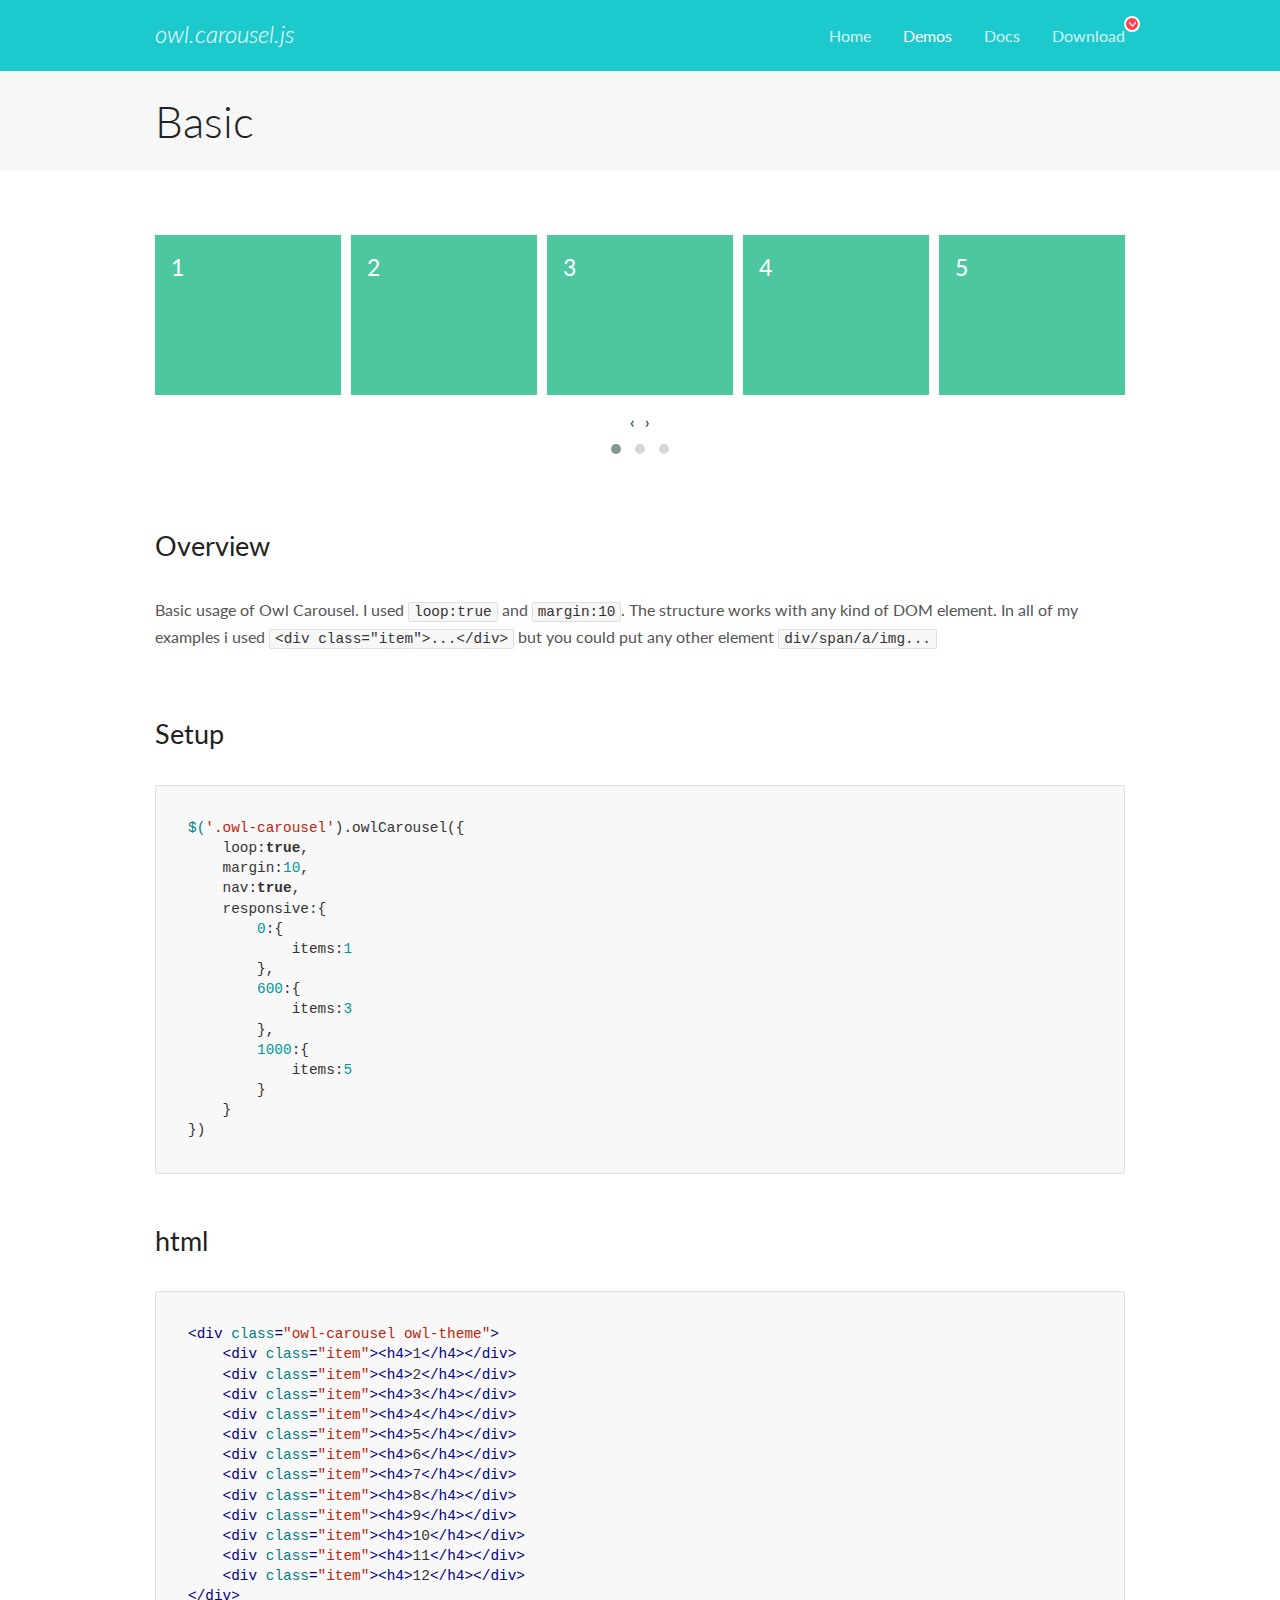
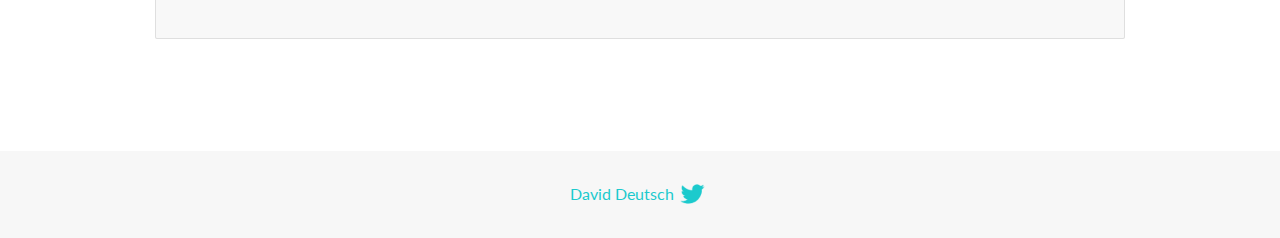
<file: OwlCarousel2-2.3.4/docs/demos/basic.html>
<!DOCTYPE html>
<html lang="en">
  <head>

    <!-- head -->
    <meta charset="utf-8">
    <meta name="msapplication-tap-highlight" content="no" />
    <meta name="viewport" content="width=device-width, initial-scale=1.0" />
    <meta name="description" content="Basic usage demo">
    <meta name="author" content="David Deutsch">
    <title>
      Basic Demo | Owl Carousel | 2.3.4
    </title>

    <!-- Stylesheets -->
    <link href='https://fonts.googleapis.com/css?family=Lato:300,400,700,400italic,300italic' rel='stylesheet' type='text/css'>
    <link rel="stylesheet" href="../assets/css/docs.theme.min.css">

    <!-- Owl Stylesheets -->
    <link rel="stylesheet" href="../assets/owlcarousel/assets/owl.carousel.min.css">
    <link rel="stylesheet" href="../assets/owlcarousel/assets/owl.theme.default.min.css">

    <!-- HTML5 shim and Respond.js IE8 support of HTML5 elements and media queries -->

    <!--[if lt IE 9]>
      <script src="https://oss.maxcdn.com/libs/html5shiv/3.7.0/html5shiv.js"></script>
      <script src="https://oss.maxcdn.com/libs/respond.js/1.3.0/respond.min.js"></script>
    <![endif]-->

    <!-- Favicons -->
    <link rel="apple-touch-icon-precomposed" sizes="144x144" href="../assets/ico/apple-touch-icon-144-precomposed.png">
    <link rel="shortcut icon" href="../assets/ico/favicon.png">
    <link rel="shortcut icon" href="favicon.ico">

    <!-- Yeah i know js should not be in header. Its required for demos.-->

    <!-- javascript -->
    <script src="../assets/vendors/jquery.min.js"></script>
    <script src="../assets/owlcarousel/owl.carousel.js"></script>
  </head>
  <body>

    <!-- header -->
    <header class="header">
      <div class="row">
        <div class="large-12 columns">
          <div class="brand left">
            <h3>
              <a href="/OwlCarousel2/">owl.carousel.js</a> 
            </h3>
          </div>
          <a id="toggle-nav" class="right">
            <span></span> <span></span> <span></span> 
          </a> 
          <div class="nav-bar">
            <ul class="clearfix">
              <li> <a href="/OwlCarousel2/index.html">Home</a>  </li>
              <li class="active">
                <a href="/OwlCarousel2/demos/demos.html">Demos</a> 
              </li>
              <li> <a href="/OwlCarousel2/docs/started-welcome.html">Docs</a>  </li>
              <li>
                <a href="https://github.com/OwlCarousel2/OwlCarousel2/archive/2.3.4.zip">Download</a> 
                <span class="download"></span> 
              </li>
            </ul>
          </div>
        </div>
      </div>
    </header>

    <!-- title -->
    <section class="title">
      <div class="row">
        <div class="large-12 columns">
          <h1>Basic</h1>
        </div>
      </div>
    </section>

    <!--  Demos -->
    <section id="demos">
      <div class="row">
        <div class="large-12 columns">
          <div class="owl-carousel owl-theme">
            <div class="item">
              <h4>1</h4>
            </div>
            <div class="item">
              <h4>2</h4>
            </div>
            <div class="item">
              <h4>3</h4>
            </div>
            <div class="item">
              <h4>4</h4>
            </div>
            <div class="item">
              <h4>5</h4>
            </div>
            <div class="item">
              <h4>6</h4>
            </div>
            <div class="item">
              <h4>7</h4>
            </div>
            <div class="item">
              <h4>8</h4>
            </div>
            <div class="item">
              <h4>9</h4>
            </div>
            <div class="item">
              <h4>10</h4>
            </div>
            <div class="item">
              <h4>11</h4>
            </div>
            <div class="item">
              <h4>12</h4>
            </div>
          </div>
          <h3 id="overview">Overview</h3>
          <p>Basic usage of Owl Carousel. I used <code>loop:true</code> and <code>margin:10</code>. The structure works with any kind of DOM element. In all of my examples i used <code>&lt;div class=&quot;item&quot;&gt;...&lt;/div&gt;</code> but you could
            put any other element <code>div/span/a/img...</code></p>
          <h3 id="setup">Setup</h3>
          <pre><code>$(&#39;.owl-carousel&#39;).owlCarousel({
    loop:true,
    margin:10,
    nav:true,
    responsive:{
        0:{
            items:1
        },
        600:{
            items:3
        },
        1000:{
            items:5
        }
    }
})</code></pre>
          <h3 id="html">html</h3>
          <pre><code>&lt;div class=&quot;owl-carousel owl-theme&quot;&gt;
    &lt;div class=&quot;item&quot;&gt;&lt;h4&gt;1&lt;/h4&gt;&lt;/div&gt;
    &lt;div class=&quot;item&quot;&gt;&lt;h4&gt;2&lt;/h4&gt;&lt;/div&gt;
    &lt;div class=&quot;item&quot;&gt;&lt;h4&gt;3&lt;/h4&gt;&lt;/div&gt;
    &lt;div class=&quot;item&quot;&gt;&lt;h4&gt;4&lt;/h4&gt;&lt;/div&gt;
    &lt;div class=&quot;item&quot;&gt;&lt;h4&gt;5&lt;/h4&gt;&lt;/div&gt;
    &lt;div class=&quot;item&quot;&gt;&lt;h4&gt;6&lt;/h4&gt;&lt;/div&gt;
    &lt;div class=&quot;item&quot;&gt;&lt;h4&gt;7&lt;/h4&gt;&lt;/div&gt;
    &lt;div class=&quot;item&quot;&gt;&lt;h4&gt;8&lt;/h4&gt;&lt;/div&gt;
    &lt;div class=&quot;item&quot;&gt;&lt;h4&gt;9&lt;/h4&gt;&lt;/div&gt;
    &lt;div class=&quot;item&quot;&gt;&lt;h4&gt;10&lt;/h4&gt;&lt;/div&gt;
    &lt;div class=&quot;item&quot;&gt;&lt;h4&gt;11&lt;/h4&gt;&lt;/div&gt;
    &lt;div class=&quot;item&quot;&gt;&lt;h4&gt;12&lt;/h4&gt;&lt;/div&gt;
&lt;/div&gt;</code></pre>
          <script>
            $(document).ready(function() {
              var owl = $('.owl-carousel');
              owl.owlCarousel({
                margin: 10,
                nav: true,
                loop: true,
                responsive: {
                  0: {
                    items: 1
                  },
                  600: {
                    items: 3
                  },
                  1000: {
                    items: 5
                  }
                }
              })
            })
          </script>
        </div>
      </div>
    </section>

    <!-- footer -->
    <footer class="footer">
      <div class="row">
        <div class="large-12 columns">
          <h5>
            <a href="/OwlCarousel2/docs/support-contact.html">David Deutsch</a> 
            <a id="custom-tweet-button" href="https://twitter.com/share?url=https://github.com/OwlCarousel2/OwlCarousel2&text=Owl Carousel - This is so awesome! " target="_blank"></a> 
          </h5>
        </div>
      </div>
    </footer>

    <!-- vendors -->
    <script src="../assets/vendors/highlight.js"></script>
    <script src="../assets/js/app.js"></script>
  </body>
</html>
</file>
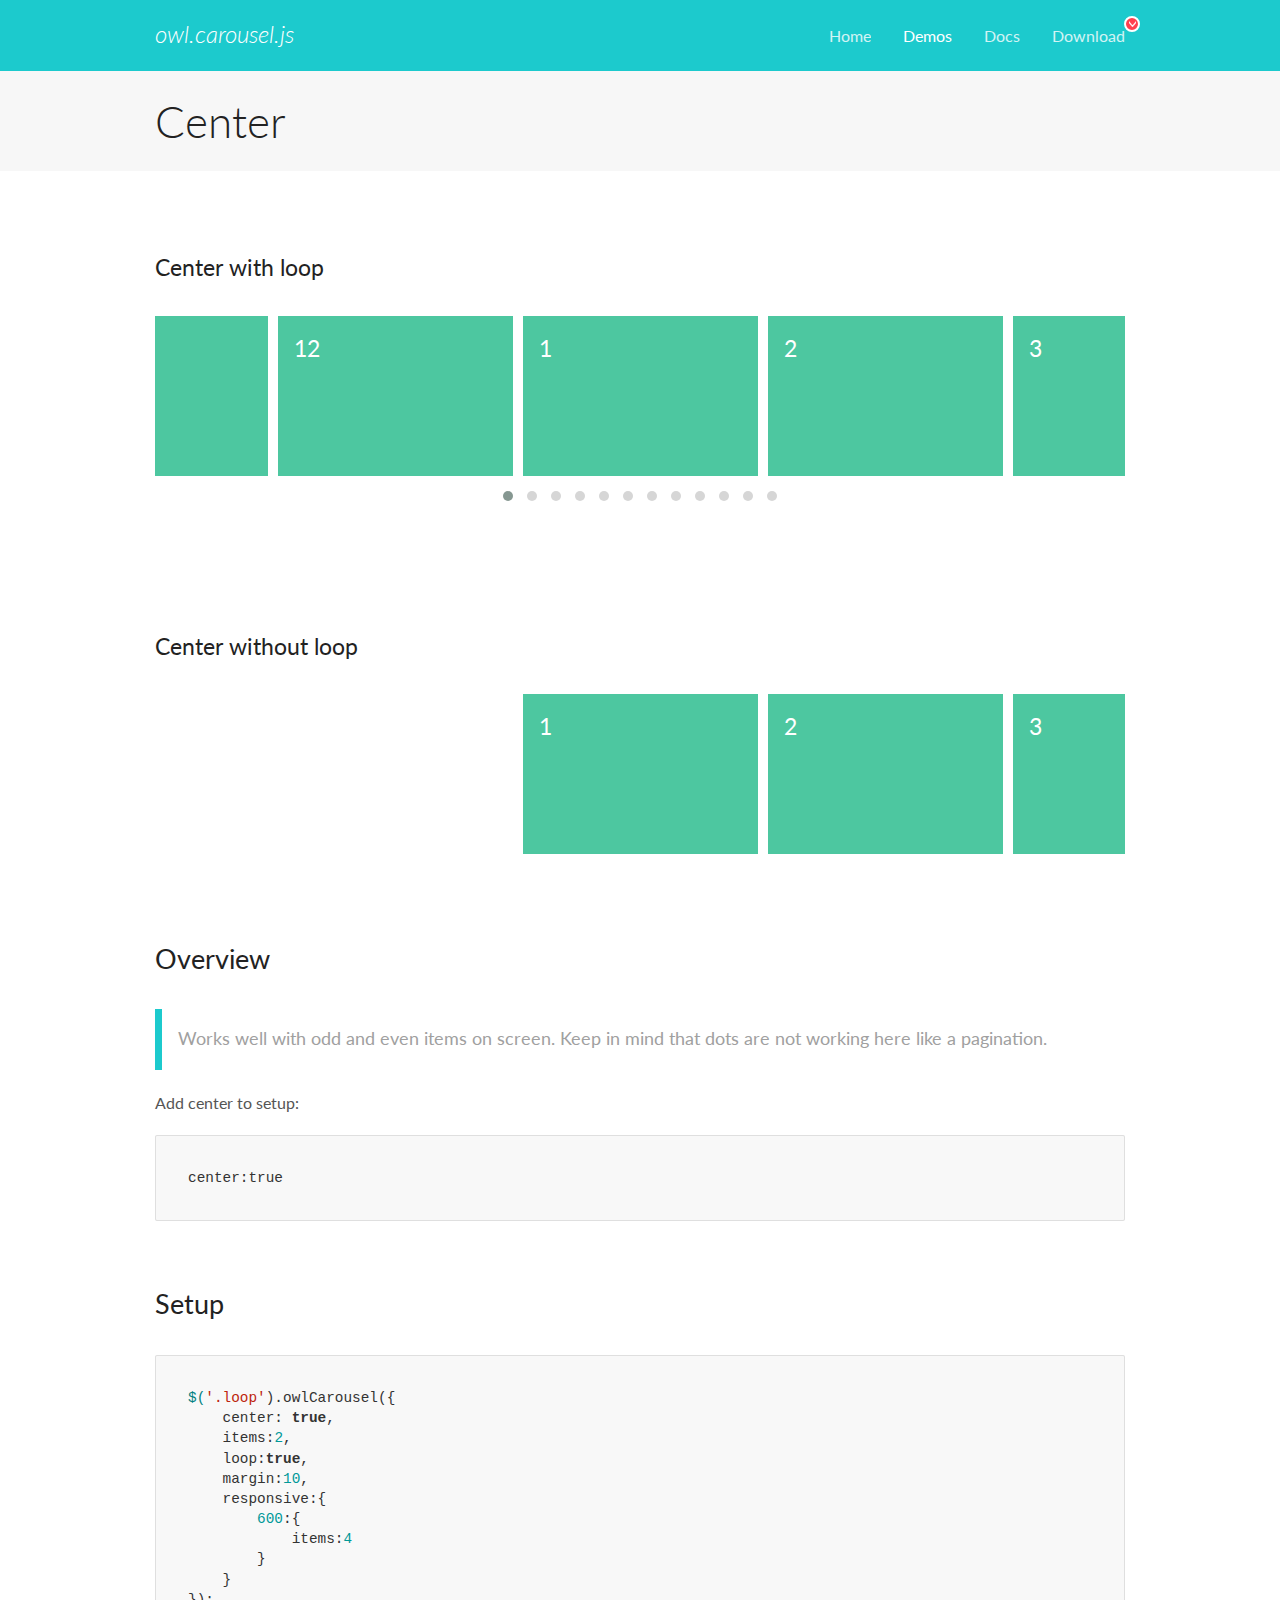
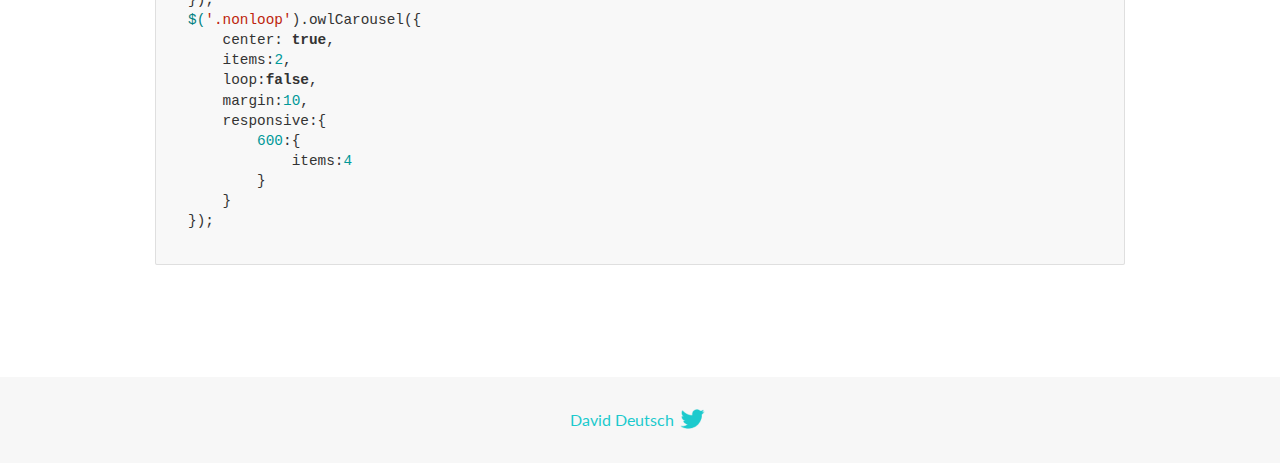
<file: OwlCarousel2-2.3.4/docs/demos/center.html>
<!DOCTYPE html>
<html lang="en">
  <head>

    <!-- head -->
    <meta charset="utf-8">
    <meta name="msapplication-tap-highlight" content="no" />
    <meta name="viewport" content="width=device-width, initial-scale=1.0" />
    <meta name="description" content="Center carousel">
    <meta name="author" content="David Deutsch">
    <title>
      Center Demo | Owl Carousel | 2.3.4
    </title>

    <!-- Stylesheets -->
    <link href='https://fonts.googleapis.com/css?family=Lato:300,400,700,400italic,300italic' rel='stylesheet' type='text/css'>
    <link rel="stylesheet" href="../assets/css/docs.theme.min.css">

    <!-- Owl Stylesheets -->
    <link rel="stylesheet" href="../assets/owlcarousel/assets/owl.carousel.min.css">
    <link rel="stylesheet" href="../assets/owlcarousel/assets/owl.theme.default.min.css">

    <!-- HTML5 shim and Respond.js IE8 support of HTML5 elements and media queries -->

    <!--[if lt IE 9]>
      <script src="https://oss.maxcdn.com/libs/html5shiv/3.7.0/html5shiv.js"></script>
      <script src="https://oss.maxcdn.com/libs/respond.js/1.3.0/respond.min.js"></script>
    <![endif]-->

    <!-- Favicons -->
    <link rel="apple-touch-icon-precomposed" sizes="144x144" href="../assets/ico/apple-touch-icon-144-precomposed.png">
    <link rel="shortcut icon" href="../assets/ico/favicon.png">
    <link rel="shortcut icon" href="favicon.ico">

    <!-- Yeah i know js should not be in header. Its required for demos.-->

    <!-- javascript -->
    <script src="../assets/vendors/jquery.min.js"></script>
    <script src="../assets/owlcarousel/owl.carousel.js"></script>
  </head>
  <body>

    <!-- header -->
    <header class="header">
      <div class="row">
        <div class="large-12 columns">
          <div class="brand left">
            <h3>
              <a href="/OwlCarousel2/">owl.carousel.js</a> 
            </h3>
          </div>
          <a id="toggle-nav" class="right">
            <span></span> <span></span> <span></span> 
          </a> 
          <div class="nav-bar">
            <ul class="clearfix">
              <li> <a href="/OwlCarousel2/index.html">Home</a>  </li>
              <li class="active">
                <a href="/OwlCarousel2/demos/demos.html">Demos</a> 
              </li>
              <li> <a href="/OwlCarousel2/docs/started-welcome.html">Docs</a>  </li>
              <li>
                <a href="https://github.com/OwlCarousel2/OwlCarousel2/archive/2.3.4.zip">Download</a> 
                <span class="download"></span> 
              </li>
            </ul>
          </div>
        </div>
      </div>
    </header>

    <!-- title -->
    <section class="title">
      <div class="row">
        <div class="large-12 columns">
          <h1>Center</h1>
        </div>
      </div>
    </section>

    <!--  Demos -->
    <section id="demos">
      <div class="row">
        <div class="large-12 columns">
          <h4 id="center-with-loop">Center with loop</h4>
          <div class="loop owl-carousel owl-theme">
            <div class="item">
              <h4>1</h4>
            </div>
            <div class="item">
              <h4>2</h4>
            </div>
            <div class="item">
              <h4>3</h4>
            </div>
            <div class="item">
              <h4>4</h4>
            </div>
            <div class="item">
              <h4>5</h4>
            </div>
            <div class="item">
              <h4>6</h4>
            </div>
            <div class="item">
              <h4>7</h4>
            </div>
            <div class="item">
              <h4>8</h4>
            </div>
            <div class="item">
              <h4>9</h4>
            </div>
            <div class="item">
              <h4>10</h4>
            </div>
            <div class="item">
              <h4>11</h4>
            </div>
            <div class="item">
              <h4>12</h4>
            </div>
          </div>
          <br>
          <h4 id="center-without-loop">Center without loop</h4>
          <div class="nonloop owl-carousel">
            <div class="item">
              <h4>1</h4>
            </div>
            <div class="item">
              <h4>2</h4>
            </div>
            <div class="item">
              <h4>3</h4>
            </div>
            <div class="item">
              <h4>4</h4>
            </div>
            <div class="item">
              <h4>5</h4>
            </div>
            <div class="item">
              <h4>6</h4>
            </div>
            <div class="item">
              <h4>7</h4>
            </div>
            <div class="item">
              <h4>8</h4>
            </div>
            <div class="item">
              <h4>9</h4>
            </div>
            <div class="item">
              <h4>10</h4>
            </div>
            <div class="item">
              <h4>11</h4>
            </div>
            <div class="item">
              <h4>12</h4>
            </div>
          </div>
          <h3 id="overview">Overview</h3>
          <blockquote>
            <p>Works well with odd and even items on screen. Keep in mind that dots are not working here like a pagination.</p>
          </blockquote>
          <p>Add center to setup:</p>
          <pre><code>center:true</code></pre>
          <h3 id="setup">Setup</h3>
          <pre><code>$(&#39;.loop&#39;).owlCarousel({
    center: true,
    items:2,
    loop:true,
    margin:10,
    responsive:{
        600:{
            items:4
        }
    }
});
$(&#39;.nonloop&#39;).owlCarousel({
    center: true,
    items:2,
    loop:false,
    margin:10,
    responsive:{
        600:{
            items:4
        }
    }
});</code></pre>
          <script>
            jQuery(document).ready(function($) {
              $('.loop').owlCarousel({
                center: true,
                items: 2,
                loop: true,
                margin: 10,
                responsive: {
                  600: {
                    items: 4
                  }
                }
              });
              $('.nonloop').owlCarousel({
                center: true,
                items: 2,
                loop: false,
                margin: 10,
                responsive: {
                  600: {
                    items: 4
                  }
                }
              });
            });
          </script>
        </div>
      </div>
    </section>

    <!-- footer -->
    <footer class="footer">
      <div class="row">
        <div class="large-12 columns">
          <h5>
            <a href="/OwlCarousel2/docs/support-contact.html">David Deutsch</a> 
            <a id="custom-tweet-button" href="https://twitter.com/share?url=https://github.com/OwlCarousel2/OwlCarousel2&text=Owl Carousel - This is so awesome! " target="_blank"></a> 
          </h5>
        </div>
      </div>
    </footer>

    <!-- vendors -->
    <script src="../assets/vendors/highlight.js"></script>
    <script src="../assets/js/app.js"></script>
  </body>
</html>
</file>
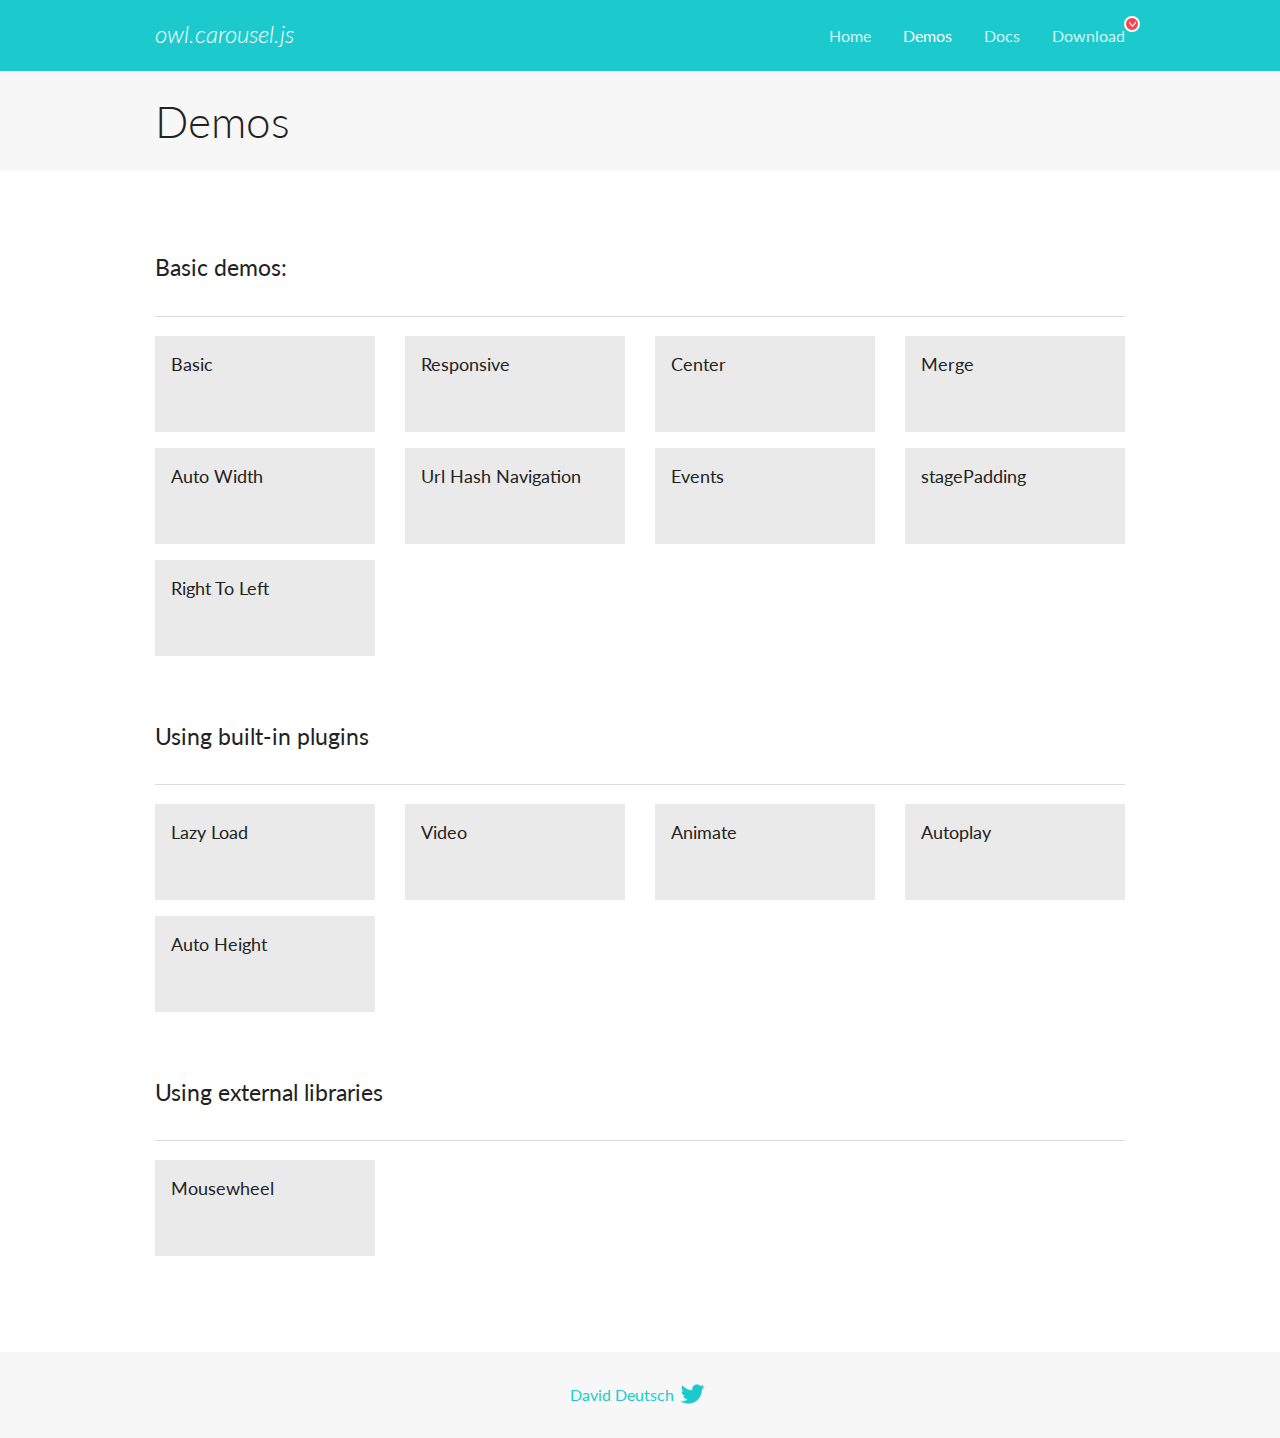
<file: OwlCarousel2-2.3.4/docs/demos/demos.html>
<!DOCTYPE html>
<html lang="en">
  <head>

    <!-- head -->
    <meta charset="utf-8">
    <meta name="msapplication-tap-highlight" content="no" />
    <meta name="viewport" content="width=device-width, initial-scale=1.0" />
    <meta name="description" content="A list of Owl Carousel examples.">
    <meta name="author" content="David Deutsch">
    <title>
      Demos | Owl Carousel | 2.3.4
    </title>

    <!-- Stylesheets -->
    <link href='https://fonts.googleapis.com/css?family=Lato:300,400,700,400italic,300italic' rel='stylesheet' type='text/css'>
    <link rel="stylesheet" href="../assets/css/docs.theme.min.css">

    <!-- Owl Stylesheets -->
    <link rel="stylesheet" href="../assets/owlcarousel/assets/owl.carousel.min.css">
    <link rel="stylesheet" href="../assets/owlcarousel/assets/owl.theme.default.min.css">

    <!-- HTML5 shim and Respond.js IE8 support of HTML5 elements and media queries -->

    <!--[if lt IE 9]>
      <script src="https://oss.maxcdn.com/libs/html5shiv/3.7.0/html5shiv.js"></script>
      <script src="https://oss.maxcdn.com/libs/respond.js/1.3.0/respond.min.js"></script>
    <![endif]-->

    <!-- Favicons -->
    <link rel="apple-touch-icon-precomposed" sizes="144x144" href="../assets/ico/apple-touch-icon-144-precomposed.png">
    <link rel="shortcut icon" href="../assets/ico/favicon.png">
    <link rel="shortcut icon" href="favicon.ico">

    <!-- Yeah i know js should not be in header. Its required for demos.-->

    <!-- javascript -->
    <script src="../assets/vendors/jquery.min.js"></script>
    <script src="../assets/owlcarousel/owl.carousel.js"></script>
  </head>
  <body>

    <!-- header -->
    <header class="header">
      <div class="row">
        <div class="large-12 columns">
          <div class="brand left">
            <h3>
              <a href="/OwlCarousel2/">owl.carousel.js</a> 
            </h3>
          </div>
          <a id="toggle-nav" class="right">
            <span></span> <span></span> <span></span> 
          </a> 
          <div class="nav-bar">
            <ul class="clearfix">
              <li> <a href="/OwlCarousel2/index.html">Home</a>  </li>
              <li class="active">
                <a href="/OwlCarousel2/demos/demos.html">Demos</a> 
              </li>
              <li> <a href="/OwlCarousel2/docs/started-welcome.html">Docs</a>  </li>
              <li>
                <a href="https://github.com/OwlCarousel2/OwlCarousel2/archive/2.3.4.zip">Download</a> 
                <span class="download"></span> 
              </li>
            </ul>
          </div>
        </div>
      </div>
    </header>

    <!-- title -->
    <section class="title">
      <div class="row">
        <div class="large-12 columns">
          <h1>Demos</h1>
        </div>
      </div>
    </section>

    <!--  Demos -->
    <section id="demos">
      <div class="row">
        <div class="large-12 columns">
          <h4 id="basic-demos-">Basic demos:</h4>
          <hr>
          <div class="demo-list">
            <div class="row">
              <div class="small-6 medium-4 large-3 columns">
                <a href="basic.html" class="demo-block">
                  <h5>Basic </h5>
                </a> 
              </div>
              <div class="small-6 medium-4 large-3 columns">
                <a href="responsive.html" class="demo-block">
                  <h5>Responsive </h5>
                </a> 
              </div>
              <div class="small-6 medium-4 large-3 columns">
                <a href="center.html" class="demo-block">
                  <h5>Center </h5>
                </a> 
              </div>
              <div class="small-6 medium-4 large-3 columns">
                <a href="merge.html" class="demo-block">
                  <h5>Merge </h5>
                </a> 
              </div>
              <div class="small-6 medium-4 large-3 columns">
                <a href="autowidth.html" class="demo-block">
                  <h5>Auto Width </h5>
                </a> 
              </div>
              <div class="small-6 medium-4 large-3 columns">
                <a href="urlhashnav.html" class="demo-block">
                  <h5>Url Hash Navigation </h5>
                </a> 
              </div>
              <div class="small-6 medium-4 large-3 columns">
                <a href="events.html" class="demo-block">
                  <h5>Events </h5>
                </a> 
              </div>
              <div class="small-6 medium-4 large-3 columns">
                <a href="stagepadding.html" class="demo-block">
                  <h5>stagePadding </h5>
                </a> 
              </div>
              <div class="small-6 medium-4 large-3 columns">
                <a href="rtl.html" class="demo-block">
                  <h5>Right To Left </h5>
                </a> 
              </div>
            </div>
          </div>
          <h4 id="using-built-in-plugins">Using built-in plugins</h4>
          <hr>
          <div class="demo-list">
            <div class="row">
              <div class="small-6 medium-4 large-3 columns">
                <a href="lazyLoad.html" class="demo-block">
                  <h5>Lazy Load </h5>
                </a> 
              </div>
              <div class="small-6 medium-4 large-3 columns">
                <a href="video.html" class="demo-block">
                  <h5>Video </h5>
                </a> 
              </div>
              <div class="small-6 medium-4 large-3 columns">
                <a href="animate.html" class="demo-block">
                  <h5>Animate </h5>
                </a> 
              </div>
              <div class="small-6 medium-4 large-3 columns">
                <a href="autoplay.html" class="demo-block">
                  <h5>Autoplay </h5>
                </a> 
              </div>
              <div class="small-6 medium-4 large-3 columns">
                <a href="autoheight.html" class="demo-block">
                  <h5>Auto Height </h5>
                </a> 
              </div>
            </div>
          </div>
          <h4 id="using-external-libraries">Using external libraries</h4>
          <hr>
          <div class="demo-list">
            <div class="row">
              <div class="small-6 medium-4 large-3 columns">
                <a href="mousewheel.html" class="demo-block">
                  <h5>Mousewheel </h5>
                </a> 
              </div>
            </div>
          </div>
        </div>
      </div>
    </section>

    <!-- footer -->
    <footer class="footer">
      <div class="row">
        <div class="large-12 columns">
          <h5>
            <a href="/OwlCarousel2/docs/support-contact.html">David Deutsch</a> 
            <a id="custom-tweet-button" href="https://twitter.com/share?url=https://github.com/OwlCarousel2/OwlCarousel2&text=Owl Carousel - This is so awesome! " target="_blank"></a> 
          </h5>
        </div>
      </div>
    </footer>

    <!-- vendors -->
    <script src="../assets/vendors/highlight.js"></script>
    <script src="../assets/js/app.js"></script>
  </body>
</html>
</file>
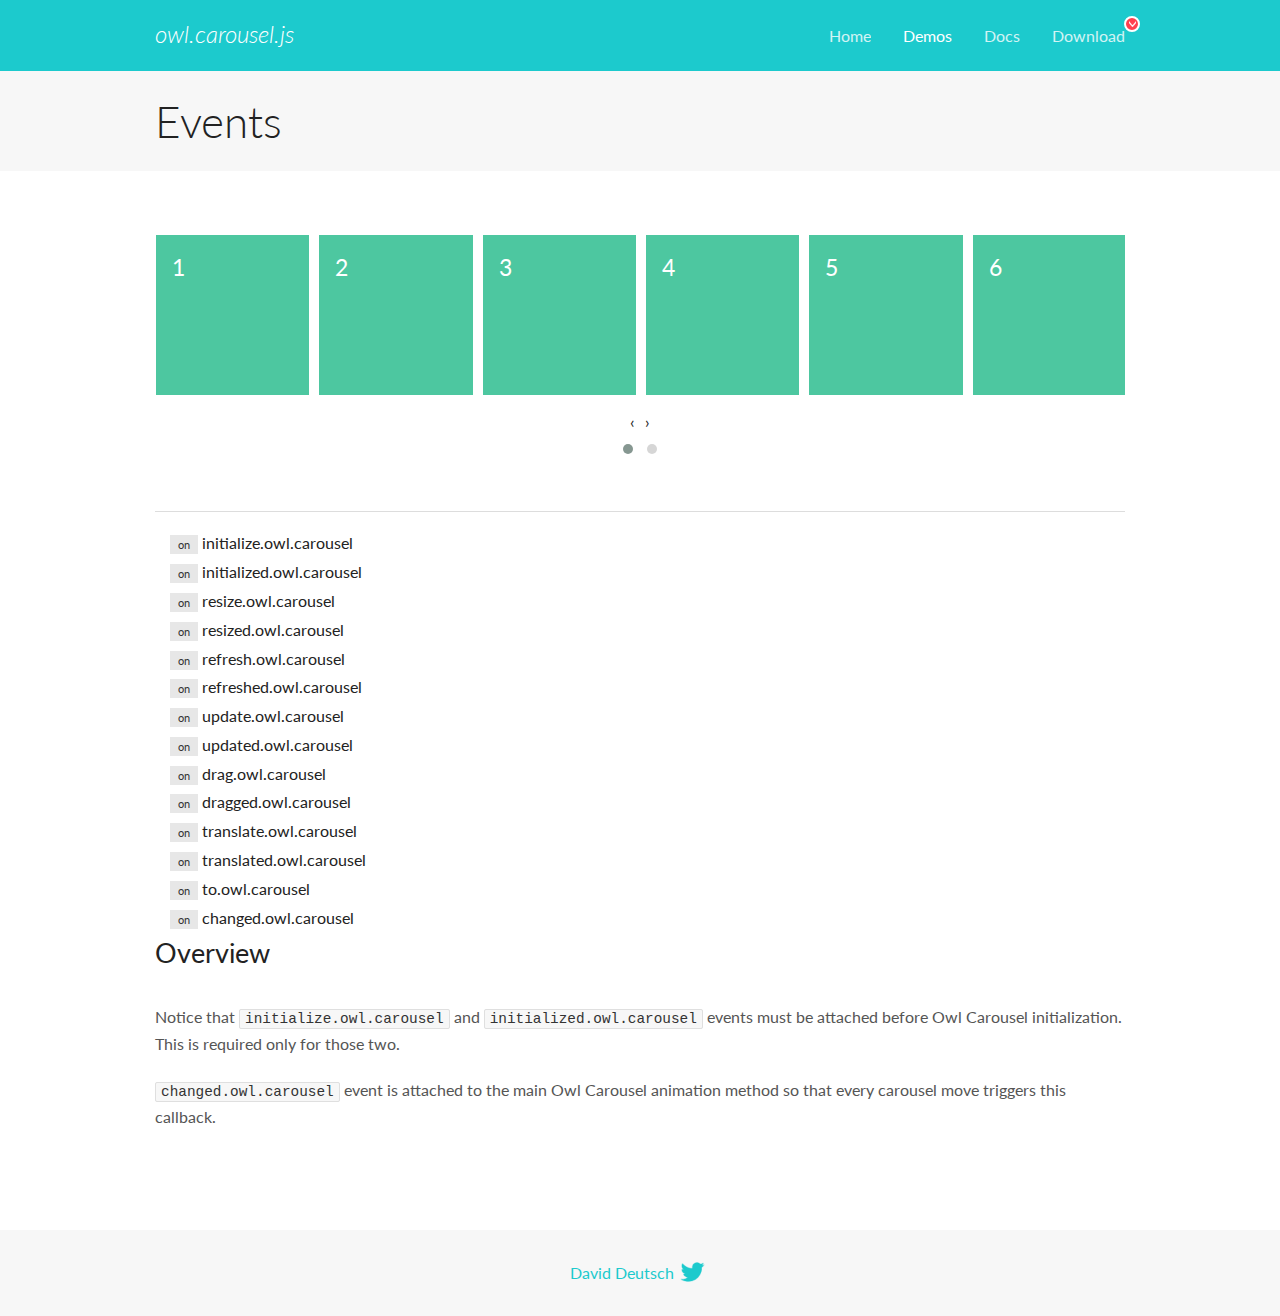
<file: OwlCarousel2-2.3.4/docs/demos/events.html>
<!DOCTYPE html>
<html lang="en">
  <head>

    <!-- head -->
    <meta charset="utf-8">
    <meta name="msapplication-tap-highlight" content="no" />
    <meta name="viewport" content="width=device-width, initial-scale=1.0" />
    <meta name="description" content="Events usage demo">
    <meta name="author" content="David Deutsch">
    <title>
      Events Demo | Owl Carousel | 2.3.4
    </title>

    <!-- Stylesheets -->
    <link href='https://fonts.googleapis.com/css?family=Lato:300,400,700,400italic,300italic' rel='stylesheet' type='text/css'>
    <link rel="stylesheet" href="../assets/css/docs.theme.min.css">

    <!-- Owl Stylesheets -->
    <link rel="stylesheet" href="../assets/owlcarousel/assets/owl.carousel.min.css">
    <link rel="stylesheet" href="../assets/owlcarousel/assets/owl.theme.default.min.css">

    <!-- HTML5 shim and Respond.js IE8 support of HTML5 elements and media queries -->

    <!--[if lt IE 9]>
      <script src="https://oss.maxcdn.com/libs/html5shiv/3.7.0/html5shiv.js"></script>
      <script src="https://oss.maxcdn.com/libs/respond.js/1.3.0/respond.min.js"></script>
    <![endif]-->

    <!-- Favicons -->
    <link rel="apple-touch-icon-precomposed" sizes="144x144" href="../assets/ico/apple-touch-icon-144-precomposed.png">
    <link rel="shortcut icon" href="../assets/ico/favicon.png">
    <link rel="shortcut icon" href="favicon.ico">

    <!-- Yeah i know js should not be in header. Its required for demos.-->

    <!-- javascript -->
    <script src="../assets/vendors/jquery.min.js"></script>
    <script src="../assets/owlcarousel/owl.carousel.js"></script>
  </head>
  <body>

    <!-- header -->
    <header class="header">
      <div class="row">
        <div class="large-12 columns">
          <div class="brand left">
            <h3>
              <a href="/OwlCarousel2/">owl.carousel.js</a> 
            </h3>
          </div>
          <a id="toggle-nav" class="right">
            <span></span> <span></span> <span></span> 
          </a> 
          <div class="nav-bar">
            <ul class="clearfix">
              <li> <a href="/OwlCarousel2/index.html">Home</a>  </li>
              <li class="active">
                <a href="/OwlCarousel2/demos/demos.html">Demos</a> 
              </li>
              <li> <a href="/OwlCarousel2/docs/started-welcome.html">Docs</a>  </li>
              <li>
                <a href="https://github.com/OwlCarousel2/OwlCarousel2/archive/2.3.4.zip">Download</a> 
                <span class="download"></span> 
              </li>
            </ul>
          </div>
        </div>
      </div>
    </header>

    <!-- title -->
    <section class="title">
      <div class="row">
        <div class="large-12 columns">
          <h1>Events</h1>
        </div>
      </div>
    </section>

    <!--  Demos -->
    <section id="demos">
      <div class="row">
        <div class="large-12 columns">
          <div class="owl-carousel owl-theme">
            <div class="item">
              <h4>1</h4>
            </div>
            <div class="item">
              <h4>2</h4>
            </div>
            <div class="item">
              <h4>3</h4>
            </div>
            <div class="item">
              <h4>4</h4>
            </div>
            <div class="item">
              <h4>5</h4>
            </div>
            <div class="item">
              <h4>6</h4>
            </div>
            <div class="item">
              <h4>7</h4>
            </div>
            <div class="item">
              <h4>8</h4>
            </div>
            <div class="item">
              <h4>9</h4>
            </div>
            <div class="item">
              <h4>10</h4>
            </div>
            <div class="item">
              <h4>11</h4>
            </div>
            <div class="item">
              <h4>12</h4>
            </div>
          </div>
          <hr>
          <div class="large-12 columns callbacks">
            <div><span class="label secondary initialize">on</span>  initialize.owl.carousel </div>
            <div><span class="label secondary initialized">on</span>  initialized.owl.carousel </div>
            <div><span class="label secondary resize">on</span>  resize.owl.carousel </div>
            <div><span class="label secondary resized">on</span>  resized.owl.carousel </div>
            <div><span class="label secondary refresh">on</span>  refresh.owl.carousel </div>
            <div><span class="label secondary refreshed">on</span>  refreshed.owl.carousel </div>
            <div><span class="label secondary update">on</span>  update.owl.carousel </div>
            <div><span class="label secondary updated">on</span>  updated.owl.carousel </div>
            <div><span class="label secondary drag">on</span>  drag.owl.carousel </div>
            <div><span class="label secondary dragged">on</span>  dragged.owl.carousel </div>
            <div><span class="label secondary translate">on</span>  translate.owl.carousel </div>
            <div><span class="label secondary translated">on</span>  translated.owl.carousel </div>
            <div><span class="label secondary to">on</span>  to.owl.carousel </div>
            <div><span class="label secondary changed">on</span>  changed.owl.carousel </div>
          </div>
          <h3 id="overview">Overview</h3>
          <p>Notice that <code>initialize.owl.carousel</code> and <code>initialized.owl.carousel</code> events must be attached before Owl Carousel initialization. This is required only for those two.</p>
          <p><code>changed.owl.carousel</code> event is attached to the main Owl Carousel animation method so that every carousel move triggers this callback.</p>
          <script>
            jQuery(document).ready(function($) {
              var owl = $('.owl-carousel');
              owl.on('initialize.owl.carousel initialized.owl.carousel ' +
                'initialize.owl.carousel initialize.owl.carousel ' +
                'resize.owl.carousel resized.owl.carousel ' +
                'refresh.owl.carousel refreshed.owl.carousel ' +
                'update.owl.carousel updated.owl.carousel ' +
                'drag.owl.carousel dragged.owl.carousel ' +
                'translate.owl.carousel translated.owl.carousel ' +
                'to.owl.carousel changed.owl.carousel',
                function(e) {
                  $('.' + e.type)
                    .removeClass('secondary')
                    .addClass('success');
                  window.setTimeout(function() {
                    $('.' + e.type)
                      .removeClass('success')
                      .addClass('secondary');
                  }, 500);
                });
              owl.owlCarousel({
                loop: true,
                nav: true,
                lazyLoad: true,
                margin: 10,
                video: true,
                responsive: {
                  0: {
                    items: 1
                  },
                  600: {
                    items: 3
                  },
                  960: {
                    items: 5,
                  },
                  1200: {
                    items: 6
                  }
                }
              });
            });
          </script>
        </div>
      </div>
    </section>

    <!-- footer -->
    <footer class="footer">
      <div class="row">
        <div class="large-12 columns">
          <h5>
            <a href="/OwlCarousel2/docs/support-contact.html">David Deutsch</a> 
            <a id="custom-tweet-button" href="https://twitter.com/share?url=https://github.com/OwlCarousel2/OwlCarousel2&text=Owl Carousel - This is so awesome! " target="_blank"></a> 
          </h5>
        </div>
      </div>
    </footer>

    <!-- vendors -->
    <script src="../assets/vendors/highlight.js"></script>
    <script src="../assets/js/app.js"></script>
  </body>
</html>
</file>
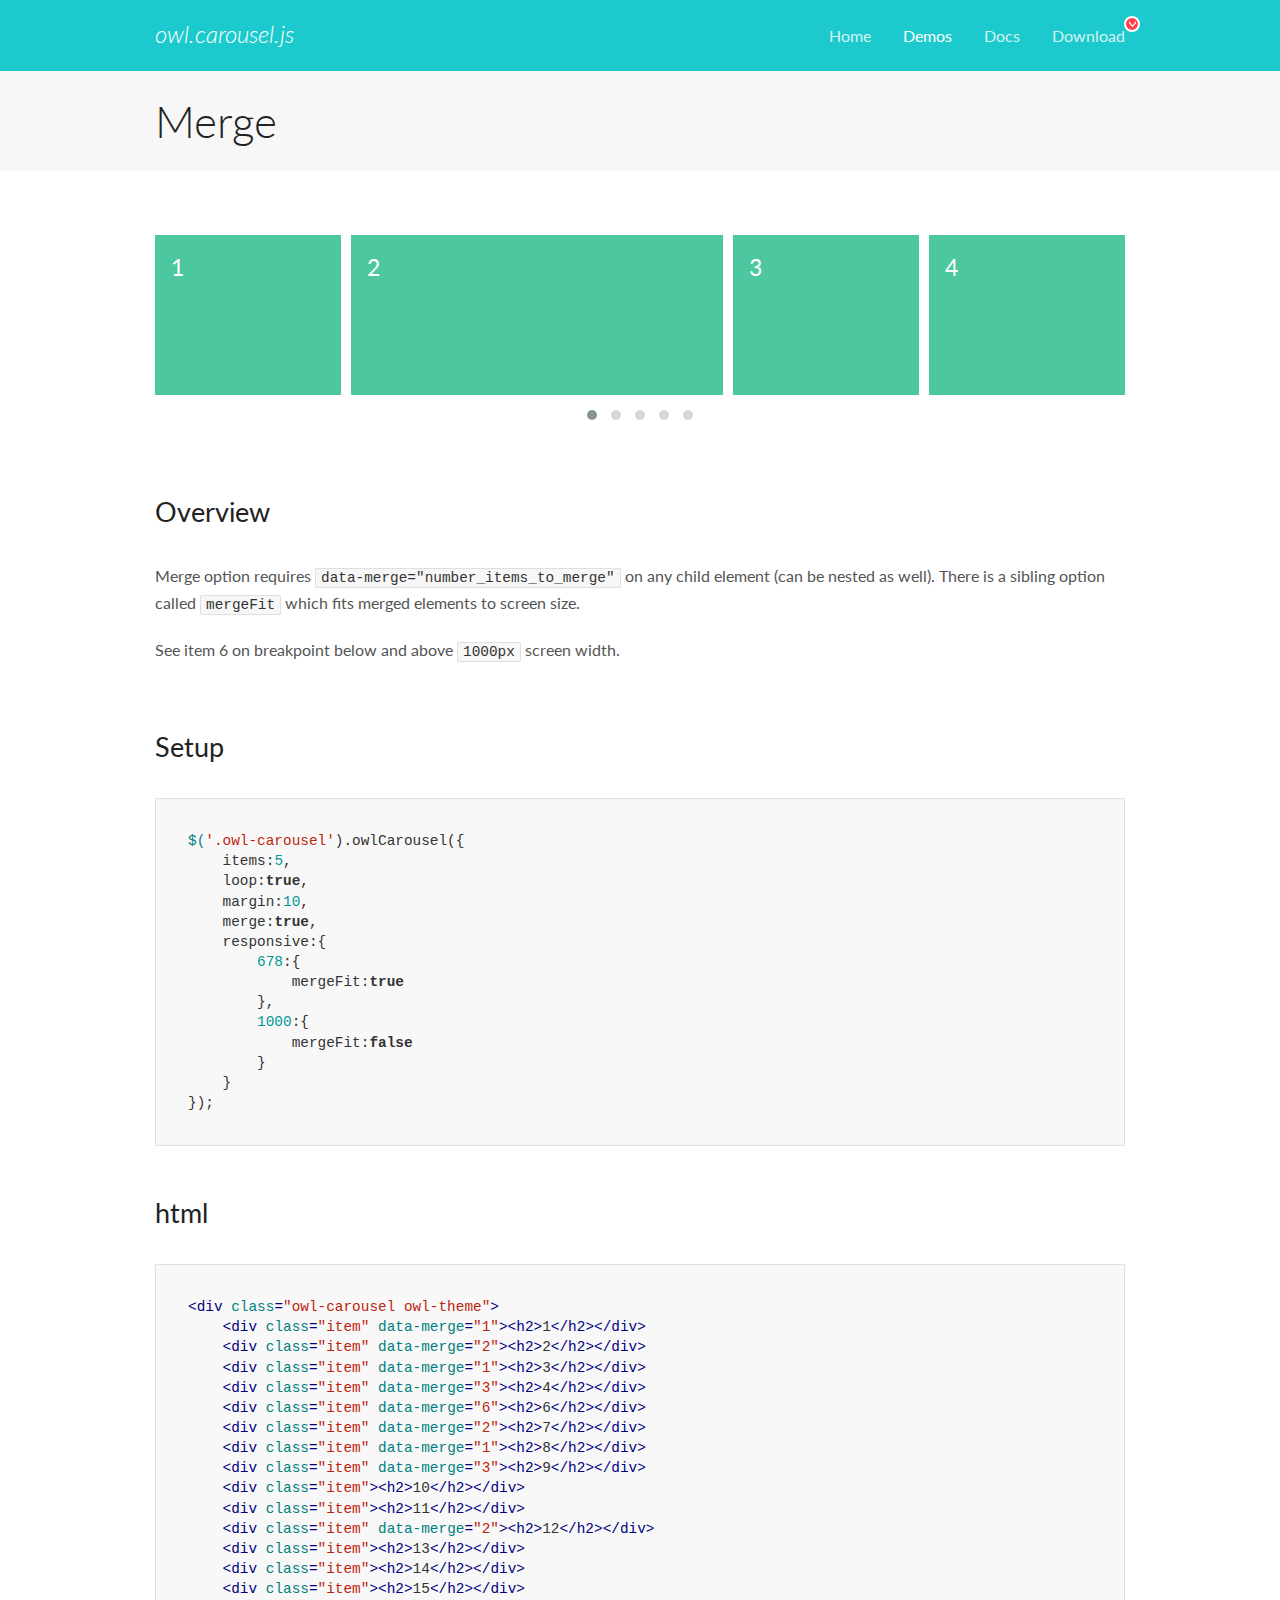
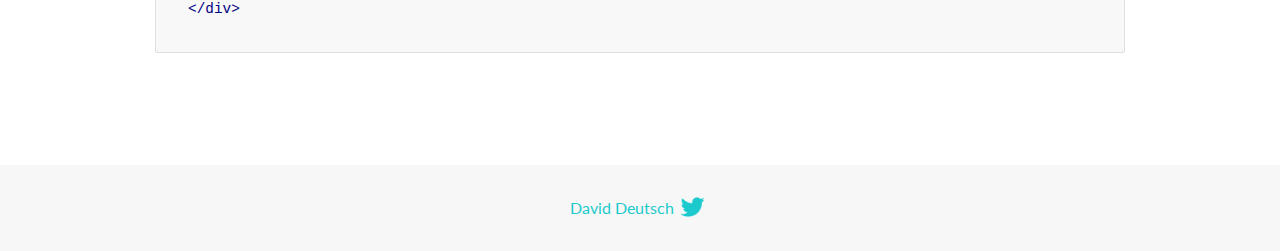
<file: OwlCarousel2-2.3.4/docs/demos/merge.html>
<!DOCTYPE html>
<html lang="en">
  <head>

    <!-- head -->
    <meta charset="utf-8">
    <meta name="msapplication-tap-highlight" content="no" />
    <meta name="viewport" content="width=device-width, initial-scale=1.0" />
    <meta name="description" content="Merge Items">
    <meta name="author" content="David Deutsch">
    <title>
      Merge Demo | Owl Carousel | 2.3.4
    </title>

    <!-- Stylesheets -->
    <link href='https://fonts.googleapis.com/css?family=Lato:300,400,700,400italic,300italic' rel='stylesheet' type='text/css'>
    <link rel="stylesheet" href="../assets/css/docs.theme.min.css">

    <!-- Owl Stylesheets -->
    <link rel="stylesheet" href="../assets/owlcarousel/assets/owl.carousel.min.css">
    <link rel="stylesheet" href="../assets/owlcarousel/assets/owl.theme.default.min.css">

    <!-- HTML5 shim and Respond.js IE8 support of HTML5 elements and media queries -->

    <!--[if lt IE 9]>
      <script src="https://oss.maxcdn.com/libs/html5shiv/3.7.0/html5shiv.js"></script>
      <script src="https://oss.maxcdn.com/libs/respond.js/1.3.0/respond.min.js"></script>
    <![endif]-->

    <!-- Favicons -->
    <link rel="apple-touch-icon-precomposed" sizes="144x144" href="../assets/ico/apple-touch-icon-144-precomposed.png">
    <link rel="shortcut icon" href="../assets/ico/favicon.png">
    <link rel="shortcut icon" href="favicon.ico">

    <!-- Yeah i know js should not be in header. Its required for demos.-->

    <!-- javascript -->
    <script src="../assets/vendors/jquery.min.js"></script>
    <script src="../assets/owlcarousel/owl.carousel.js"></script>
  </head>
  <body>

    <!-- header -->
    <header class="header">
      <div class="row">
        <div class="large-12 columns">
          <div class="brand left">
            <h3>
              <a href="/OwlCarousel2/">owl.carousel.js</a> 
            </h3>
          </div>
          <a id="toggle-nav" class="right">
            <span></span> <span></span> <span></span> 
          </a> 
          <div class="nav-bar">
            <ul class="clearfix">
              <li> <a href="/OwlCarousel2/index.html">Home</a>  </li>
              <li class="active">
                <a href="/OwlCarousel2/demos/demos.html">Demos</a> 
              </li>
              <li> <a href="/OwlCarousel2/docs/started-welcome.html">Docs</a>  </li>
              <li>
                <a href="https://github.com/OwlCarousel2/OwlCarousel2/archive/2.3.4.zip">Download</a> 
                <span class="download"></span> 
              </li>
            </ul>
          </div>
        </div>
      </div>
    </header>

    <!-- title -->
    <section class="title">
      <div class="row">
        <div class="large-12 columns">
          <h1>Merge</h1>
        </div>
      </div>
    </section>

    <!--  Demos -->
    <section id="demos">
      <div class="row">
        <div class="large-12 columns">
          <div class="owl-carousel owl-theme">
            <div class="item" data-merge="1">
              <h4>1</h4>
            </div>
            <div class="item" data-merge="2">
              <h4>2</h4>
            </div>
            <div class="item" data-merge="1">
              <h4>3</h4>
            </div>
            <div class="item" data-merge="3">
              <h4>4</h4>
            </div>
            <div class="item" data-merge="6">
              <h4>6</h4>
            </div>
            <div class="item" data-merge="2">
              <h4>7</h4>
            </div>
            <div class="item" data-merge="1">
              <h4>8</h4>
            </div>
            <div class="item" data-merge="3">
              <h4>9</h4>
            </div>
            <div class="item">
              <h4>10</h4>
            </div>
            <div class="item">
              <h4>11</h4>
            </div>
            <div class="item" data-merge="2">
              <h4>12</h4>
            </div>
            <div class="item">
              <h4>13</h4>
            </div>
            <div class="item">
              <h4>14</h4>
            </div>
            <div class="item">
              <h4>15</h4>
            </div>
          </div>
          <h3 id="overview">Overview</h3>
          <p>Merge option requires <code>data-merge=&quot;number_items_to_merge&quot;</code> on any child element (can be nested as well). There is a sibling option called <code>mergeFit</code> which fits merged elements to screen size. </p>
          <p>See item 6 on breakpoint below and above <code>1000px</code> screen width.</p>
          <h3 id="setup">Setup</h3>
          <pre><code>$(&#39;.owl-carousel&#39;).owlCarousel({
    items:5,
    loop:true,
    margin:10,
    merge:true,
    responsive:{
        678:{
            mergeFit:true
        },
        1000:{
            mergeFit:false
        }
    }
});</code></pre>
          <h3 id="html">html</h3>
          <pre><code>&lt;div class=&quot;owl-carousel owl-theme&quot;&gt;
    &lt;div class=&quot;item&quot; data-merge=&quot;1&quot;&gt;&lt;h2&gt;1&lt;/h2&gt;&lt;/div&gt;
    &lt;div class=&quot;item&quot; data-merge=&quot;2&quot;&gt;&lt;h2&gt;2&lt;/h2&gt;&lt;/div&gt;
    &lt;div class=&quot;item&quot; data-merge=&quot;1&quot;&gt;&lt;h2&gt;3&lt;/h2&gt;&lt;/div&gt;
    &lt;div class=&quot;item&quot; data-merge=&quot;3&quot;&gt;&lt;h2&gt;4&lt;/h2&gt;&lt;/div&gt;
    &lt;div class=&quot;item&quot; data-merge=&quot;6&quot;&gt;&lt;h2&gt;6&lt;/h2&gt;&lt;/div&gt;
    &lt;div class=&quot;item&quot; data-merge=&quot;2&quot;&gt;&lt;h2&gt;7&lt;/h2&gt;&lt;/div&gt;
    &lt;div class=&quot;item&quot; data-merge=&quot;1&quot;&gt;&lt;h2&gt;8&lt;/h2&gt;&lt;/div&gt;
    &lt;div class=&quot;item&quot; data-merge=&quot;3&quot;&gt;&lt;h2&gt;9&lt;/h2&gt;&lt;/div&gt;
    &lt;div class=&quot;item&quot;&gt;&lt;h2&gt;10&lt;/h2&gt;&lt;/div&gt;
    &lt;div class=&quot;item&quot;&gt;&lt;h2&gt;11&lt;/h2&gt;&lt;/div&gt;
    &lt;div class=&quot;item&quot; data-merge=&quot;2&quot;&gt;&lt;h2&gt;12&lt;/h2&gt;&lt;/div&gt;
    &lt;div class=&quot;item&quot;&gt;&lt;h2&gt;13&lt;/h2&gt;&lt;/div&gt;
    &lt;div class=&quot;item&quot;&gt;&lt;h2&gt;14&lt;/h2&gt;&lt;/div&gt;
    &lt;div class=&quot;item&quot;&gt;&lt;h2&gt;15&lt;/h2&gt;&lt;/div&gt;
&lt;/div&gt;</code></pre>
          <script>
            $(document).ready(function() {
              $('.owl-carousel').owlCarousel({
                items: 5,
                loop: true,
                margin: 10,
                merge: true,
                responsive: {
                  678: {
                    mergeFit: true
                  },
                  1000: {
                    mergeFit: false
                  }
                }
              });
            })
          </script>
        </div>
      </div>
    </section>

    <!-- footer -->
    <footer class="footer">
      <div class="row">
        <div class="large-12 columns">
          <h5>
            <a href="/OwlCarousel2/docs/support-contact.html">David Deutsch</a> 
            <a id="custom-tweet-button" href="https://twitter.com/share?url=https://github.com/OwlCarousel2/OwlCarousel2&text=Owl Carousel - This is so awesome! " target="_blank"></a> 
          </h5>
        </div>
      </div>
    </footer>

    <!-- vendors -->
    <script src="../assets/vendors/highlight.js"></script>
    <script src="../assets/js/app.js"></script>
  </body>
</html>
</file>
<file: css/styles.css>
body {
    background-color: #353030;
    width: 390px;
    margin: auto;
    position: relative;
}



/* ----------------кнопка меню ------------------------------------------------------- */

.menu_container {
    align-items: center;

}

.menu {
    color: #ffffff;
    display: flex;
    flex-direction: column;
    align-items: center;


}


.menu>button {
    border-radius: 15px;
    background-color: #ffffff;
    margin: 3px;
    padding: 5px;

}

.button_menu {
    border-radius: 15px;
    width: 134px;
    height: 36px;
    background-color: #F7C334;
    margin-left: 50%;
    transform: translate(-50%, -50%);
}

/* ------------------------------------------------------------------------------- */

.menu_button {
    width: 30px;
    /* Ширина кнопки */
    height: 20px;
    /* Высота кнопки */
    position: absolute;
    top: 22px;
    /* Отступ от верхней границы */
    right: 22px;
    /* Отступ от правой границы */
    cursor: pointer;

}

.menu_button_line {
    width: 100%;
    height: 3px;
    /* Высота линии */
    background-color: #F7C334;
    /* Цвет линии */
    position: absolute;
}

.menu_button_line:nth-child(1) {
    top: 0;
}

.menu_button_line:nth-child(2) {
    top: 50%;
    /* Положение второй линии */
    transform: translateY(-50%);
}

.menu_button_line:nth-child(3) {
    bottom: 0;
}


header {
    display: flex;
    align-items: center;
    justify-content: space-between;
    background-color: #2F2A2A;

}

.header-container {
    display: none;
    flex-direction: column;
    margin: 0 100px;
}

.header-container a {
    color: #F7C334;
    text-decoration: none;
    font-size: 16px;
    margin: 7px 0px;

}


/* --------------------------Добро пожаловать------------------------- */
@media (max-width: 768px) {
    .welcome {

        background-image: url("../Images/Rectangle.png");
        width: 390px;
        height: 541px;
        margin: auto;
        margin-top: -30px;

    }

    .dishLogo {
        display: none;
    }

    .horse_logo {
        display: none;

    }
}







.welcome div>p {
    font-family: Tinos, serif;
    font-size: 30px;
    text-align: center;
    /* Выравнивание текста по центру */
    color: #F7C334;

}

.welcom_text {
    padding-top: 56px;
}

.welcome>p.welcom_text_name {
    color: #ffffff;
}



/* ---------------------------нащи приемущества------------------------------------------------ */

.advantages {
    /* position: absolute; */
    margin: auto;
    margin-top: -50px;
    /* margin-left: 7px; */
    width: 376px;

}


.advantages div {
    /* width: 376px; */
    height: 328px;
    /* margin: auto; */
    padding: 15px;
    background-color: #353030;
    text-align: center;
    box-shadow: 0 4px 4px rgba(0, 0, 0, 0.4);
    margin-top: 15px;
    color: #ffffff;
    font-family: Tinos, serif;
    font-size: 30px;



}

.advantages div img {
    margin-bottom: -20px;
    padding: 0;
    vertical-align: middle;
}

.yellow {
    color: #F7C334;
}


/* -----------------------------------Наша история-------------------------------------------------------- */

.story {

    text-align: center;

}

.story_title {
    font-family: Tinos, serif;
    font-size: 54px;
    color: #ffffff;

}

.story_text {
    font-family: Open Sans;
    font-size: 16;
    color: #ffffff;
    padding: 0 22px;
}


/* ------------------------------Заказ столика---------------------------------------------------------------- */

.order {
    text-align: center;
    margin: 40px 30px;
}

.orderTextYellow {
    font-family: Tinos;
    font-size: 40px;
    color: #F7C334;

}

.orderTextWhite {
    font-family: Open Sans;
    font-size: 35px;
    color: #ffffff;

}

.orderButton {
    font-family: Open Sans;
    font-size: 14px;
    color: #ffffff;
    background-color: #D69E04;
    padding: 10px;
    border-radius: 30px;

}

.wishTitle {
    color: #F7C334;

}

/* -----------------------Форма Имя + телефон ----------------------------------------------------------- */




/* --------------------------------Блюда------------------------------------------------------------- */

.dishes {
    text-align: center;
}

.dishesTitle {
    font-family: Tinos;
    font-size: 54px;
    color: #F7C334;

}

.dishFhoto {
    position: relative;
    /* width: 207px; */
    max-height: 207px;
    max-width: 207px;
    display: none;

}





.dishPrice {
    position: absolute;
    top: 10px;
    right: 5px;
    color: hsl(0, 0%, 100%);
    background-color: #101A24;
    border-radius: 60px;
    padding: 10px;
}

.dishBox {
    display: flex;
    /* flex-wrap: wrap; */
    justify-content: space-between
}

.dishText {
    margin-top: 14px;
    margin-left: 15px;
    font-family: Tinos;
    font-size: 15px;
    color: #ffffff;
    text-align: left;
}

.dishTitle {
    font-family: Tinos;
    font-size: 20px;
    color: #F7C334;

}

.dishFhoto>img {
    /* width: 100%; */
    height: 100%;

}



.RemoveWishList {
    margin-right: 30px;
    background-color: rgb(255, 255, 255);
    width: 100px;
    height: 100%;
    border-radius: 60px;
    background-color: #F7C334;
    color: #000;
    padding: 20px;

}

.addWishList {
    margin-right: 30px;
    background-color: #F7C334;
    color: #000;
    width: 100px;
    height: 100%;
    padding: 20px;
    /* border-radius: 60px; */

}



/* ---------------отзиви---------------------- */

.reviewsRemove {
    display: none;
}

.review {
    background-color: black;
}

.review>p {
    font-family: Open Sans;
    font-size: 20px;
    color: #ffffff;
    text-align: center;
    margin: 2px 28px;
    padding: 22px;
}

.review>h2 {

    color: #ffffff;
    text-align: center;
    margin: 0;
}

/* -------------------------------------------------------------------------------------------- */

.white_title {
    font-family: Tinos, serif;
    font-size: 54px;
    color: #ffffff;

}

/* ------------------------A-Footer------------------------------ */

footer {
    background-color: #2F2A2A;

}

.text_center {
    text-align: center;
}


/* -------------------------------страница контакты-------------------------------------------------------- */

@media (max-width: 768px) {
    .mapStyle {
        position: absolute;
        height: 100%;
        width: 100%;
        margin: 0;
        padding: 0;

    }
}
</file>
<file: css/desktop-styles.css>
@media (min-width: 769px) {
    /* .header-container {
        display: block;
    } */

    body {
        background-color: #353030;
        width: 992px;
        margin: auto;
        position: relative;
    }

    .header-container {
        display: flex;
        justify-content: space-between;
        align-items: center;
        /* background-color: #333; */
        padding: 10px;
        flex-direction: row;
        margin: 20 100px;
    }

    .header-container a {
        margin: 0 10px;
    }

    .header-container a:hover {
        color: #ccc;
    }


    .header {
        justify-content: space-around;

    }


    /* --------------------------Добро пожаловать------------------------- */



    .welcome {
        display: flex;
        justify-content: space-between;
        align-items: center;
        background-image: url('../Images/hero_image.png');
        max-width: 1439px;
        height: 969px;
        position: relative;

    }

    .welcome_text {

        margin-top: -350px;
        margin-left: 20px;
    }

    .horse_logo {
        position: absolute;
        top: 50px;
        left: 0px;
        width: 300px;

    }


    .top_content {
        position: relative;
    }

    .advantages {
        display: flex;
        /* margin: auto; */
        /* margin-top: -100px; */
        /* margin-left: 7px; */
        width: auto;
        /* position: absolute; */
        /* z-index: 10; */

    }

    .menu button {

        padding: 10px;
    }



    /* ---------------------блюда-------------------------------------------------------- */

    .dishFoto {
        display: flex;
        gap: 50px;
    }

    footer {
        display: flex;
    }

    .story {
        display: flex;
    }



    /* ------------------------Wishlist--------------------------------------------- */

    .dishFhoto {
        position: relative;
        max-height: 207px;
        display: block;

    }


    /* -------------------------------страница контакты-------------------------------------------------------- */


    .mapStyle {
        position: absolute;
        height: 500px;
        /* width: 100%; */
        width: 992px;
        margin: 0;
        padding: 0;
        /* left: 25%; */
    }





}
</file>
